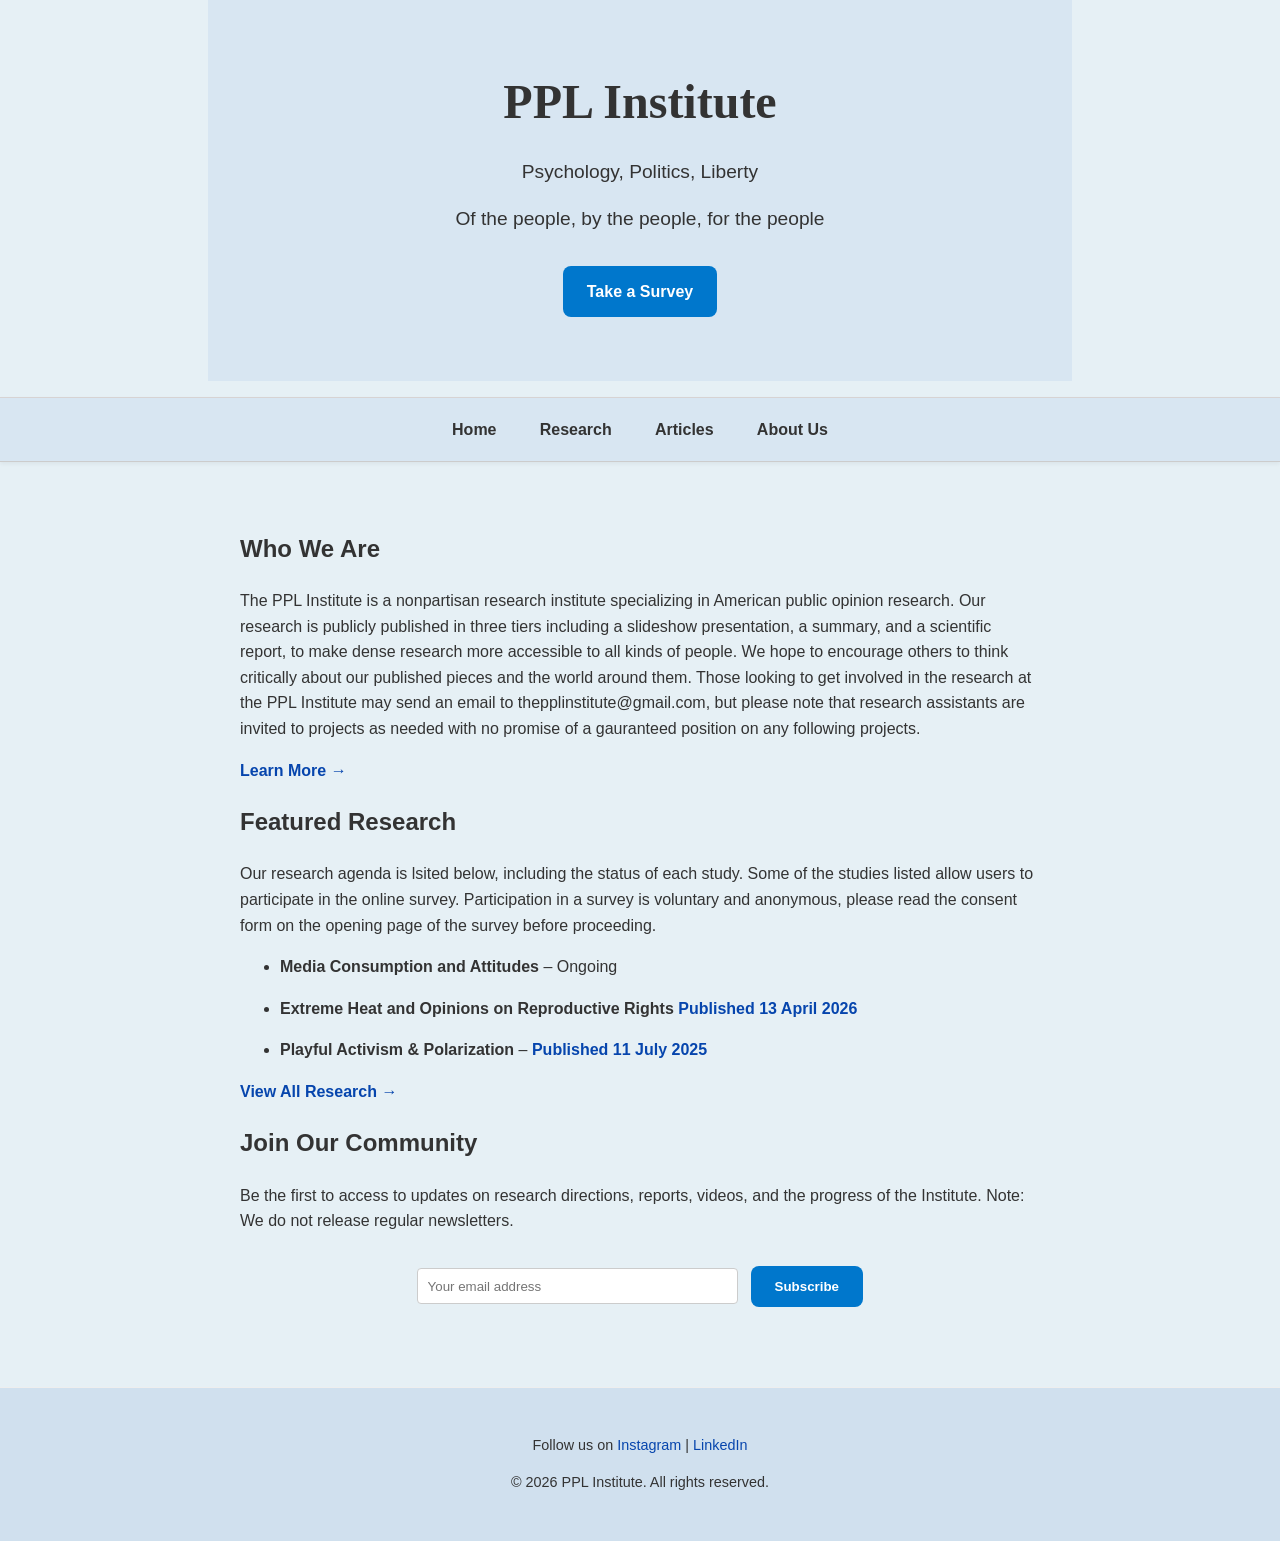
<file: index.html>
<!DOCTYPE html>
<html lang="en">
<head>
  <meta charset="UTF-8" />
  <meta name="viewport" content="width=device-width, initial-scale=1.0" />
  <title>PPL Institute | Psychology, Politics, Liberty</title>
  <link rel="stylesheet" href="webstyles2.css" />
  <style>
   body {
  font-family: 'Arial', sans-serif;
  margin: 0;
  padding: 0;
  color: #333;
  background: #e6f0f5;
  line-height: 1.6;
}
h1 {
  font-family: 'Georgia', serif;
}
    

    .hero {
      background: #d8e6f2;
      color: #333;
      padding: 4rem 2rem;
      text-align: center;
    }

    .hero h1 {
      font-size: 3rem;
    }

    .hero p {
      font-size: 1.2rem;
      max-width: 600px;
      margin: 1rem auto;
    }

    .cta-button {
      background: #0077cc;
      color: white;
      padding: 0.8rem 1.5rem;
      border-radius: 8px;
      font-weight: 600;
      text-decoration: none;
      transition: background 0.3s ease;
      display: inline-block;
      margin-top: 1rem;
    }

    .cta-button:hover {
      background: #005fa3;
    }

    nav {
      background: #d0e0ee;
      border-bottom: 1px solid #ddd;
      display: flex;
      justify-content: center;
      padding: 1rem;
      gap: 1rem;
      position: sticky;
      top: 0;
      z-index: 999;
      margin-top: 1rem;
    }

    nav a {
      text-decoration: none;
      color: #333;
      font-weight: 600;
    }

    section {
      padding: 3rem 1.5rem;
      max-width: 800px;
      margin: auto;
    }

    .text-link {
      color: #0645ad;
      text-decoration: none;
      font-weight: 600;
    }

    form input[type="email"] {
      padding: 0.6rem;
      width: 70%;
      max-width: 300px;
      margin-right: 0.5rem;
    }

    form button {
      padding: 0.6rem 1rem;
    }

    footer {
      background: #d0e0ee;
      text-align: center;
      padding: 2rem;
      font-size: 0.9rem;
      border-top: 1px solid #eee;
    }
  </style>
</head>

<body>

  <section class="hero">
    <h1>PPL Institute</h1>
    <p>Psychology, Politics, Liberty</p>
    <p>Of the people, by the people, for the people</p>
    <a href="Research.html" class="cta-button">Take a Survey</a>
  </section>

<!-- Desktop Menu -->
<nav class="desktop-menu">
  <a href="index.html">Home</a>
  <a href="Research.html">Research</a>
  <a href="Articles.html">Articles</a>
  <a href="About.html">About Us</a>
</nav>

<!-- Mobile Menu -->
<nav class="mobile-menu">
  <div class="menu-toggle" onclick="toggleMenu()">☰ Menu</div>
  <div class="menu-links show">
    <a href="index.html">Home</a>
    <a href="Research.html">Research</a>
    <a href="Articles.html">Articles</a>
    <a href="About.html">About Us</a>
  </div>
</nav>

  <section>

 
    <h2>Who We Are</h2>
    <p>
      The PPL Institute is a nonpartisan research institute specializing in American public opinion research.
      Our research is publicly published in three tiers including a slideshow presentation, a summary, and a scientific report, to make
      dense research more accessible to all kinds of people. We hope to encourage others to think critically about our published pieces and
      the world around them. Those looking to get involved in the research at the PPL Institute may send an email to thepplinstitute@gmail.com,
      but please note that research assistants are invited to projects as needed with no promise of a gauranteed position on any following
      projects. 
    </p>

    
    <a href="About.html" class="text-link">Learn More →</a>
 
    <h2>Featured Research</h2>
    <p>
      Our research agenda is lsited below, including the status of each study. Some of the studies listed allow users to participate 
      in the online survey. Participation in a survey is voluntary and anonymous, please read the consent form on the opening
      page of the survey before proceeding. 
    </p>
    <ul>
      <li><strong>Media Consumption and Attitudes</strong> – Ongoing </li>
      <li><strong>Extreme Heat and Opinions on Reproductive Rights</strong> 
      <a href="When-the-Temperature-Rises-How-Local-Heat-Exposure-Relates-to-Public-Opinions-on-Reproductive-Rights-in-the-United-States.html" class="text-link">Published 13 April 2026</a></li>
      <li><strong>Playful Activism & Polarization</strong> – 
        <a href="Who-Are-You-Talking-To-The-Discernment-of-AI-and-Human-Content-on-Social-Media.html" class="text-link">Published 11 July 2025</a></li>
    </ul>
    <a href="Research.html" class="text-link">View All Research →</a>


    <h2>Join Our Community</h2>
    <p>Be the first to access to updates on research directions, reports, videos, 
        and the progress of the Institute. Note: We do not release regular newsletters.</p>
        <form action="https://formsubmit.co/82b2121eb6c37a398403e6a94a3622e0" method="POST">
            <input type="email" name="email" placeholder="Your email address" required />
            <button class="cta-button" type="submit">Subscribe</button>
          </form>          
  </section>

  <footer>
    <p>Follow us on  
      <a href="https://instagram.com/pplinstitute" target="_blank">Instagram</a> | 
      <a href="https://www.linkedin.com/company/pplinstitute/" target="_blank">LinkedIn</a>
    </p>
    <p>&copy; 2026 PPL Institute. All rights reserved.</p>
  </footer>
<script>
  let lastScrollTop = 0;
  const menu = document.querySelector('.menu-links');
  const toggleBtn = document.querySelector('.menu-toggle');

  function toggleMenu() {
    menu.classList.toggle('show');
  }

  window.addEventListener('scroll', () => {
    let currentScroll = window.pageYOffset || document.documentElement.scrollTop;
    if (currentScroll > lastScrollTop && menu.classList.contains('show')) {
      // Scrolling down -> collapse menu
      menu.classList.remove('show');
    }
    lastScrollTop = currentScroll <= 0 ? 0 : currentScroll; // avoid negative scroll
  });
</script>
</body>
</html>
</file>
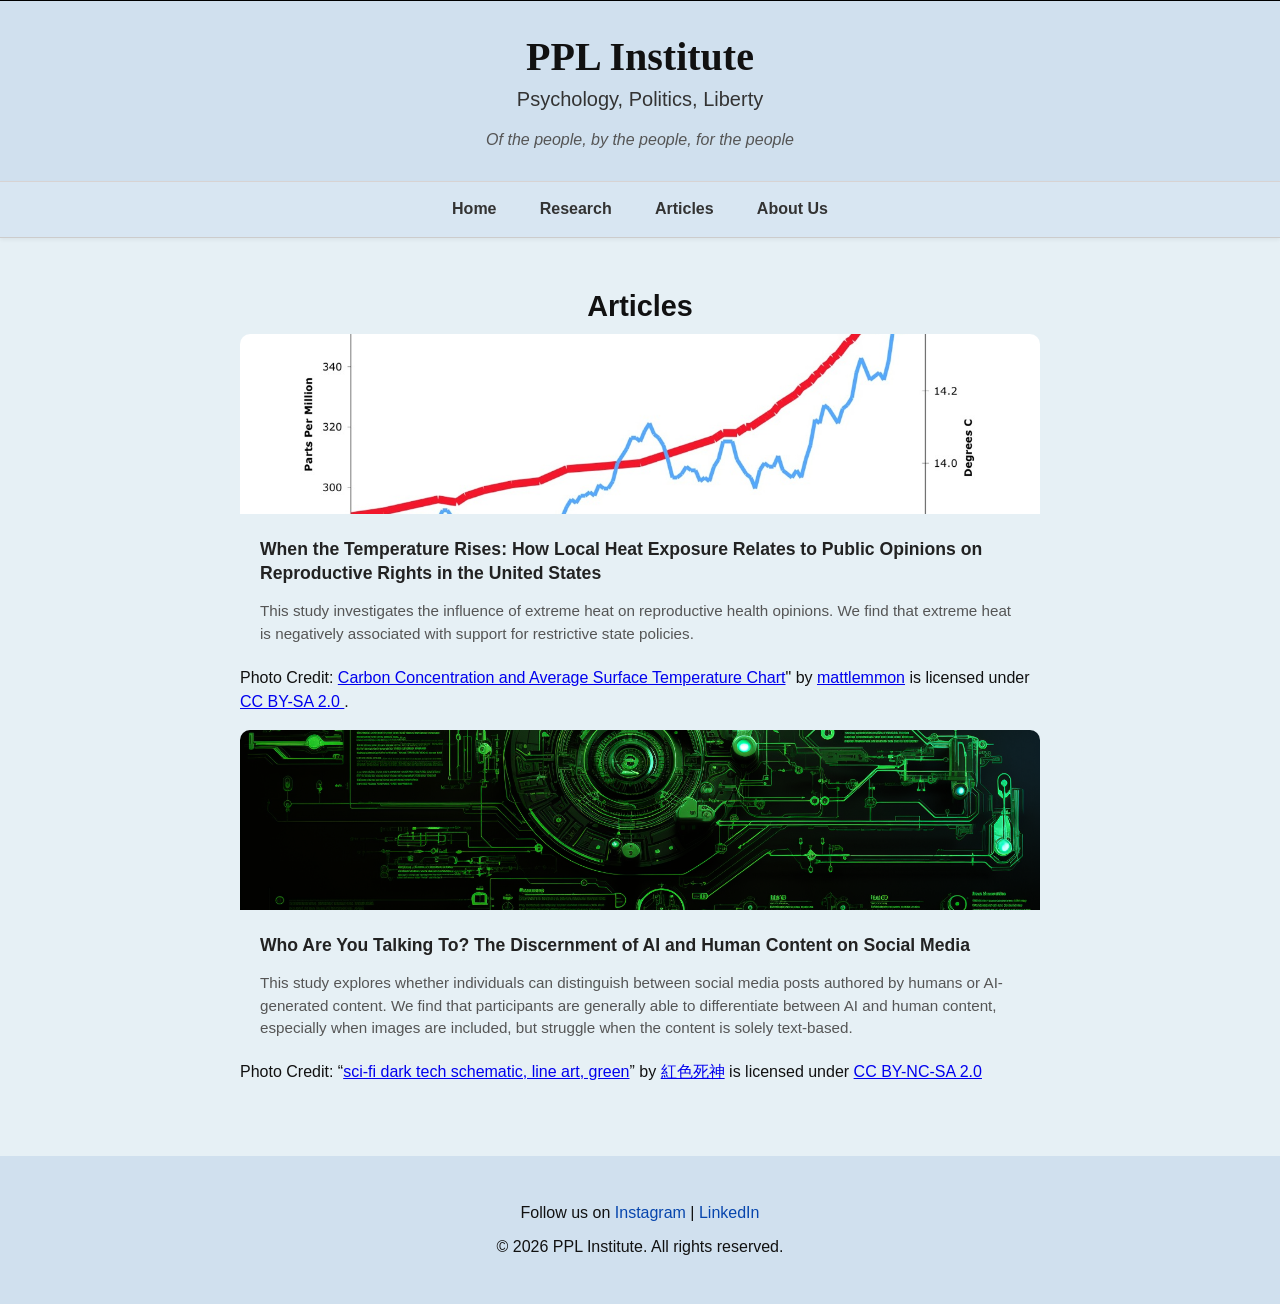
<file: Articles.html>
<!DOCTYPE html>
<html lang="en">
<head>
  <meta charset="UTF-8" />
  <meta name="viewport" content="width=device-width, initial-scale=1.0"/>
  <title>PPL Institute - Reports</title>
  <link rel="stylesheet" href="webstyles2.css" />
</head>
<body>
  <header>
    <h1>PPL Institute</h1>
    <p class="tagline">Psychology, Politics, Liberty</p>
    <p class="motto">Of the people, by the people, for the people</p>
  </header>

  <!-- Desktop Menu -->
<nav class="desktop-menu">
  <a href="index.html">Home</a>
  <a href="Research.html">Research</a>
  <a href="Articles.html">Articles</a>
  <a href="About.html">About Us</a>
</nav>

<!-- Mobile Menu -->
<nav class="mobile-menu">
  <div class="menu-toggle" onclick="toggleMenu()">☰ Menu</div>
  <div class="menu-links show">
    <a href="index.html">Home</a>
    <a href="Research.html">Research</a>
    <a href="Articles.html">Articles</a>
    <a href="About.html">About Us</a>
  </div>
</nav>



  <main>
    <h2 class="centered-heading">Articles</h2>

    <section class="report-grid">

    <!-- Report Article -->
     <div class="report-card-wrapper">
      <article class="report-article" 
         onclick="window.location='When-the-Temperature-Rises-How-Local-Heat-Exposure-Relates-to-Public-Opinions-on-Reproductive-Rights-in-the-United-States.html'" 
         tabindex="0" 
         role="link" 
         onkeydown="if(event.key==='Enter'){window.location='When-the-Temperature-Rises-How-Local-Heat-Exposure-Relates-to-Public-Opinions-on-Reproductive-Rights-in-the-United-States.html'}">
        <img src="heat1.jpg" alt="When the Temperature Rises" class="report-thumb" />
        <h3 class="report-title">When the Temperature Rises: How Local Heat Exposure Relates to Public Opinions on Reproductive Rights in the United States</h3>
        <p class="report-preview">
          This study investigates the influence of extreme heat on reproductive health opinions. 
          We find that extreme heat is negatively associated with support for restrictive state policies.
        </p>
        <p class="photo credit"> 
          Photo Credit: <a href="https://www.flickr.com/photos/49416631@N00/3202552999">Carbon Concentration and Average Surface Temperature Chart</a>" by <a rel="noopener noreferrer" href="https://www.flickr.com/photos/49416631@N00">mattlemmon</a> is licensed under <a rel="noopener noreferrer" href="https://creativecommons.org/licenses/by-sa/2.0/?ref=openverse">CC BY-SA 2.0 </a>.</p>
     </article>
      </div>
      
      <!-- Report Article -->
      <div class="report-card-wrapper">
      <article class="report-article" 
         onclick="window.location='Who-Are-You-Talking-To-The-Discernment-of-AI-and-Human-Content-on-Social-Media.html'" 
         tabindex="0" 
         role="link" 
         onkeydown="if(event.key==='Enter'){window.location='Who-Are-You-Talking-To-The-Discernment-of-AI-and-Human-Content-on-Social-Media.html'}">
        <img src="aivhumans3.png" alt="AI vs Human Posts" class="report-thumb" />
        <h3 class="report-title">Who Are You Talking To? The Discernment of AI and Human Content on Social Media</h3>
        <p class="report-preview">
          This study explores whether individuals can distinguish between social media posts authored by humans or AI-generated content. We find that participants are generally able to differentiate between AI and human content, especially when images are included, but struggle when the content is solely text-based.
        </p>
        <p class= "photo credit">
            Photo Credit: “<a href="https://www.flickr.com/photos/deathhell/53058666926" title="sci-fi dark tech schematic, line art, green">sci-fi dark tech schematic, line art, green</a>” by <a href="https://www.flickr.com/photos/deathhell/">紅色死神</a> is licensed under <a href="https://creativecommons.org/licenses/by-nc-sa/2.0/deed.en" rel="license noopener noreferrer">CC BY-NC-SA 2.0</a>
        </p>
     </article>


      <!-- Add more articles below -->

    


    </section>
  </main>

  <footer>
    <p>Follow us on 
      <a href="https://instagram.com/pplinstitute" target="_blank">Instagram</a> | 
      <a href="https://www.linkedin.com/company/pplinstitute/" target="_blank">LinkedIn</a>
    </p>
    <p>&copy; 2026 PPL Institute. All rights reserved.</p>
  </footer>
  <script>
  let lastScrollTop = 0;
  const menu = document.querySelector('.menu-links');
  const toggleBtn = document.querySelector('.menu-toggle');

  function toggleMenu() {
    menu.classList.toggle('show');
  }

  window.addEventListener('scroll', () => {
    let currentScroll = window.pageYOffset || document.documentElement.scrollTop;
    if (currentScroll > lastScrollTop && menu.classList.contains('show')) {
      // Scrolling down -> collapse menu
      menu.classList.remove('show');
    }
    lastScrollTop = currentScroll <= 0 ? 0 : currentScroll; // avoid negative scroll
  });
</script>
</body>
</html>
</file>
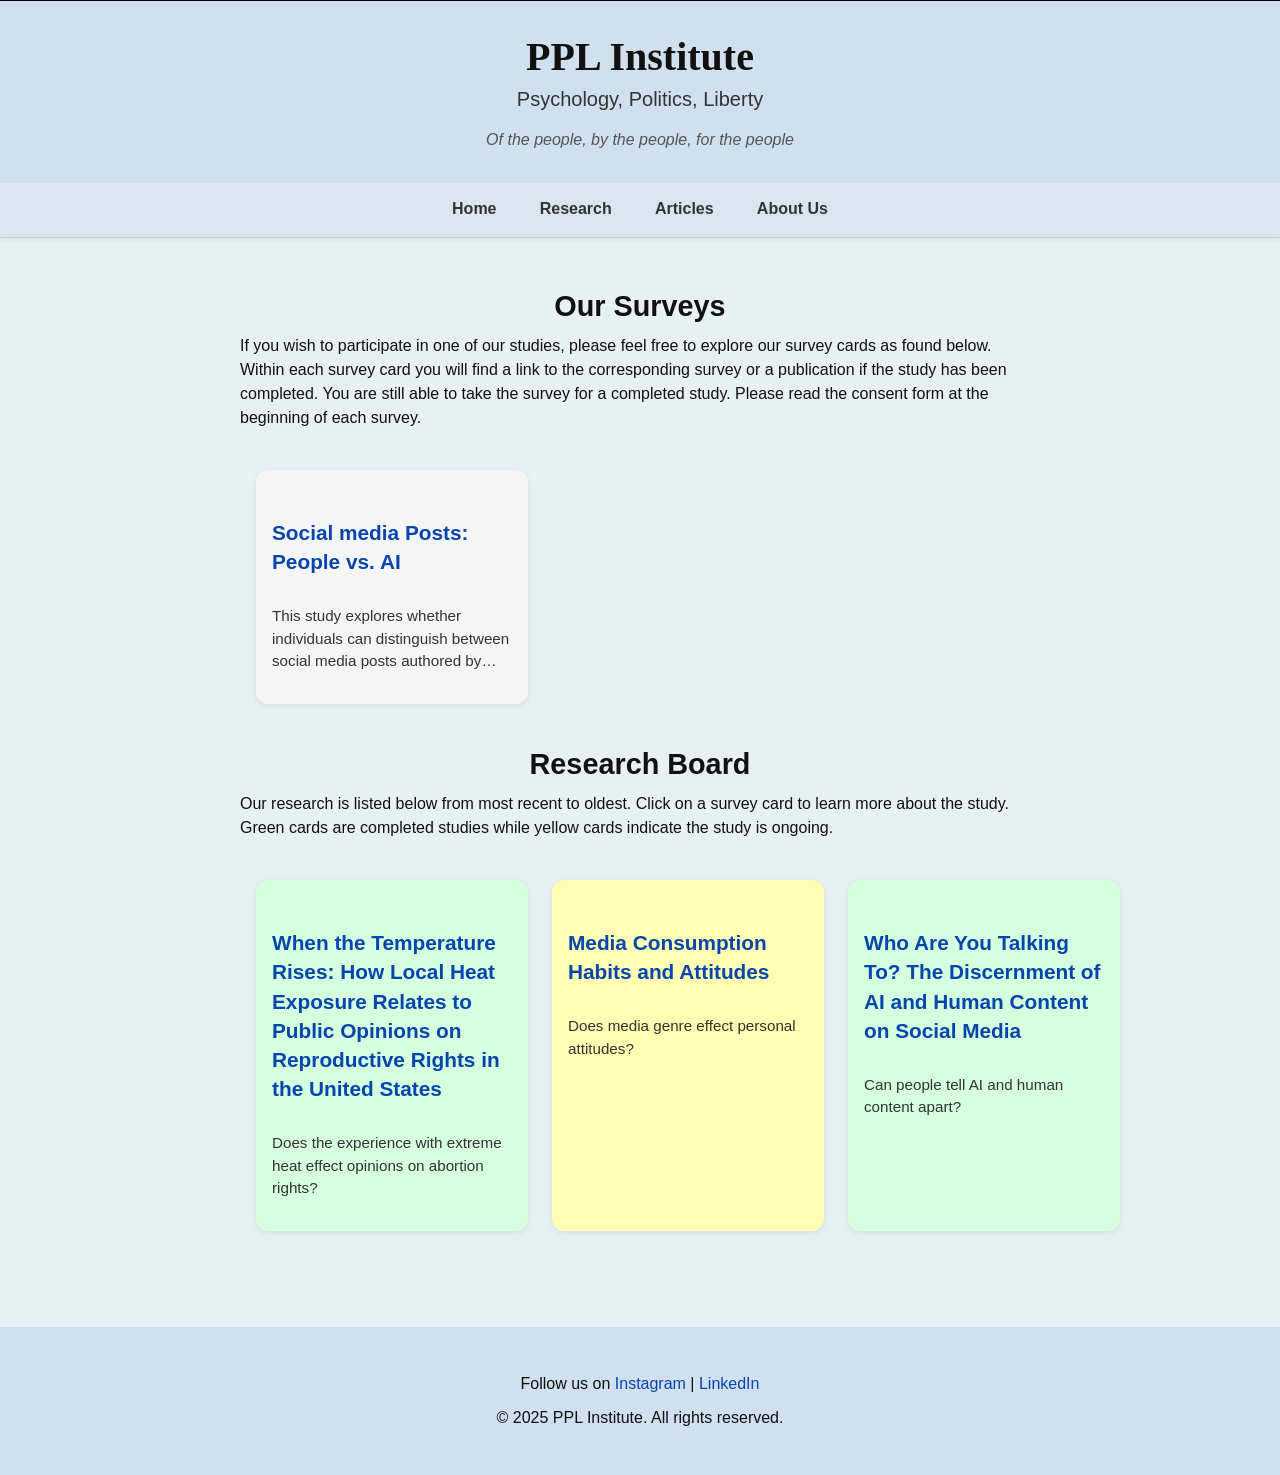
<file: Research.html>
<!DOCTYPE html>
<html lang="en">

<head>
  <meta charset="UTF-8" />
  <meta name="viewport" content="width=device-width, initial-scale=1.0" />
  <title>PPL Institute - Surveys</title>
  <link rel="stylesheet" href="webstyles2.css" />
</head>

<body>
  <header>
    <h1>PPL Institute</h1>
    <p class="tagline">Psychology, Politics, Liberty</p>
    <p class="motto">Of the people, by the people, for the people</p>
  </header>

<!-- Desktop Menu -->
<nav class="desktop-menu">
  <a href="index.html">Home</a>
  <a href="Research.html">Research</a>
  <a href="Articles.html">Articles</a>
  <a href="About.html">About Us</a>
</nav>

<!-- Mobile Menu -->
<nav class="mobile-menu">
  <div class="menu-toggle" onclick="toggleMenu()">☰ Menu</div>
  <div class="menu-links show">
    <a href="index.html">Home</a>
    <a href="Research.html">Research</a>
    <a href="Articles.html">Articles</a>
    <a href="About.html">About Us</a>
  </div>
</nav>




  <main>
    <h2 class="centered-heading">Our Surveys</h2>

    <section>
      <p>If you wish to participate in one of our studies, please feel free to explore our survey cards
        as found below. Within each survey card you will find a link to the corresponding survey or a publication if the 
        study has been completed. You are still able to take the survey for a completed study. Please read
        the consent form at the beginning of each survey.</p>
    </section>

     <section class="survey-section">


   
   
   <div class="survey-card" onclick="openModal('modal')">
        <h3>Social media Posts: People vs. AI</h3>
        <p class="card-snippet">
          This study explores whether individuals can distinguish between social media posts 
          authored by humans vs AI-generated content. Participants will view posts and judge 
          their origin. The percentages for each answer choice is presented after completion of 
          the survey, inlcuding the correct answers for each of the posts.
        </p>
      </div>

  <!-- Modal -->
  <div id="modal" class="modal">
    <div class="modal-content">
      <span class="close" onclick="closeModal('modal')">&times;</span>
      <h2>Social media Posts: People vs. AI</h2>
      <p>
       This study explores whether individuals can distinguish between social media posts 
          authored by humans vs AI-generated content. Participants will view posts and judge 
          their origin. The percentages for each answer choice is presented after completion of 
          the survey, inlcuding the correct answers for each of the posts. 
        </p>
        <p><strong>Estimated time:</strong> Under 10 minutes</p>
        <a class="modal-button" href="https://forms.gle/UBBivrKfMHMUUF9V8" target="_blank">Take the Survey</a>
        <a class="modal-button" href="Who-Are-You-Talking-To-The-Discernment-of-AI-and-Human-Content-on-Social-Media.html" style="background-color:#444; margin-left: 0.5rem;">Read Report</a>
        </div>
  </div>
  </section>



    

    <h2 class="centered-heading">Research Board</h2>
    <section>
      <p>
        Our research is listed below from most recent to oldest. Click on a survey card to learn more about the study. 
        Green cards are completed studies while yellow cards indicate the study is ongoing.
      </p>
    </section>


    <!-- Suevey Section-->

<section class="survey-section">

  <!-- Survey Card -->
    <div class="survey-card-2" onclick="openModal('modal-5')">
      <h3>When the Temperature Rises: How Local Heat Exposure Relates to Public Opinions on Reproductive Rights in the United States</h3>
      <p class="card-snippet-2">Does the experience with extreme heat effect opinions on abortion rights?</p>
    </div>
  
    <!-- Modal -->
    <div id="modal-5" class="modal-2">
      <div class="modal-content-2">
        <span class="close" onclick="closeModal('modal-5')">&times;</span>
        <h2>When the Temperature Rises: How Local Heat Exposure Relates to Public Opinions on Reproductive Rights in the United States</h2>
        <p>
          This study explores whether extreme heat, and extreme heat from climate change, influences opinion on reprodutive rights, specifically abortion. We use public data from Harvard University for this study.  
        </p>
        <a class="modal-button" href="When-the-Temperature-Rises-How-Local-Heat-Exposure-Relates-to-Public-Opinions-on-Reproductive-Rights-in-the-United-States.html" style="background-color:#444; margin-left: 0.5rem;">Read Report</a>
      </div>
    </div>
    
   <!-- Survey Card -->
      <div class="survey-card-3" onclick="openModal('modal-3')">
        <h3>Media Consumption Habits and Attitudes</h3>
        <p class="card-snippet-3">Does media genre effect personal attitudes?
        </p>
      </div>

  <!-- Modal -->
  <div id="modal-3" class="modal-3">
    <div class="modal-content-3">
      <span class="close" onclick="closeModal('modal-3')">&times;</span>
      <h2>Media Consumption Habits and Attitudes</h2>
      <p>
        How does the media we consume affect our psychological well-being? This study examines the relationship between 
        media consumption habits and attitudes. Participants will answer questions 
        about their media habits and complete a psychological wellbeing assessment. 
      </p>
      <p><strong>Expected:</strong> Paused</p>
    </div>
  </div>



    <!-- Survey Card -->
    <div class="survey-card-2" onclick="openModal('modal-4')">
      <h3>Who Are You Talking To? The Discernment of AI and Human Content on Social Media</h3>
      <p class="card-snippet-2">Can people tell AI and human content apart?</p>
    </div>
  
    <!-- Modal -->
    <div id="modal-4" class="modal-2">
      <div class="modal-content-2">
        <span class="close" onclick="closeModal('modal-4')">&times;</span>
        <h2>Who Are You Talking To? The Discernment of AI and Human Content on Social Media</h2>
        <p>
          This study explores whether individuals can distinguish between social media posts 
          authored by humans vs AI-generated content. We find that participants can generally differentiate between AI and human content when images are included, but struggle when the content is soley tect based.
        </p>
        <p><strong>Estimated time:</strong> Under 10 minutes</p>
        <a class="modal-button" href="https://forms.gle/UBBivrKfMHMUUF9V8" target="_blank">Take the Survey</a>
        <a class="modal-button" href="Who-Are-You-Talking-To-The-Discernment-of-AI-and-Human-Content-on-Social-Media.html" style="background-color:#444; margin-left: 0.5rem;">Read Report</a>
      </div>
    </div>
    </section>
  </main>

  
  <footer>
    <p>Follow us on  
      <a href="https://instagram.com/pplinstitute" target="_blank">Instagram</a> | 
      <a href="https://www.linkedin.com/company/pplinstitute/" target="_blank">LinkedIn</a>
    </p>
    <p>&copy; 2025 PPL Institute. All rights reserved.</p>
  </footer>

<script>
  let lastScrollTop = 0;
  const menu = document.querySelector('.menu-links');
  const toggleBtn = document.querySelector('.menu-toggle');

  function toggleMenu() {
    menu.classList.toggle('show');
  }

  window.addEventListener('scroll', () => {
    let currentScroll = window.pageYOffset || document.documentElement.scrollTop;
    if (currentScroll > lastScrollTop && menu.classList.contains('show')) {
      // Scrolling down -> collapse menu
      menu.classList.remove('show');
    }
    lastScrollTop = currentScroll <= 0 ? 0 : currentScroll; // avoid negative scroll
  });
</script>


<script>
    function openModal(id) {
      document.getElementById(id).style.display = "flex";
    }
  
    function closeModal(id) {
      document.getElementById(id).style.display = "none";
    }
  
    // Optional: Close modal when clicking outside of content
    window.addEventListener("click", function (event) {
      document.querySelectorAll(".modal").forEach(function (modal) {
        if (event.target === modal) {
          modal.style.display = "none";
        }
      });
    });
  </script>
  
  
</body>

</html>
</file>
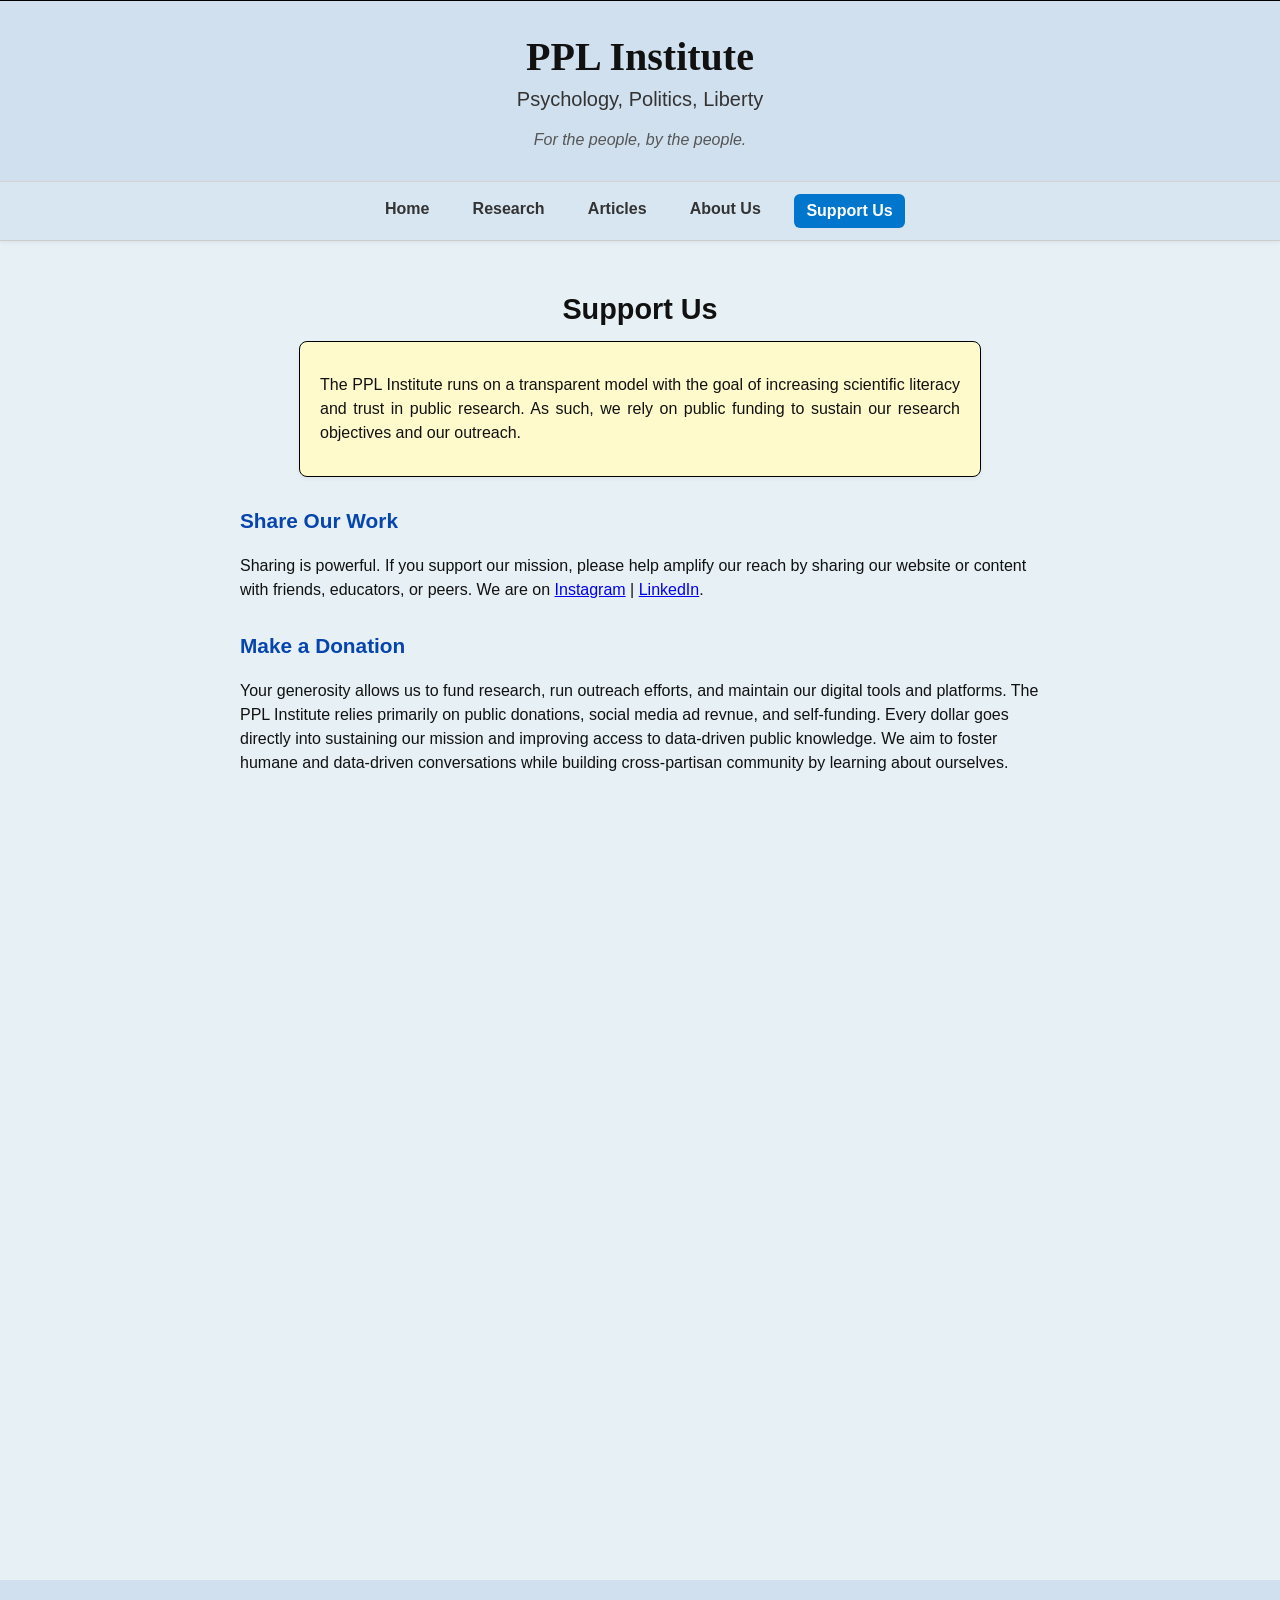
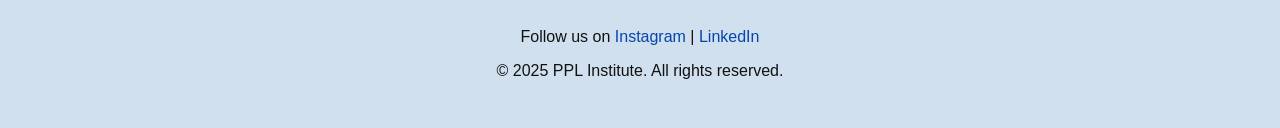
<file: support.html>
<!DOCTYPE html>
<html lang="en">

<head>
  <meta charset="UTF-8" />
  <meta name="viewport" content="width=device-width, initial-scale=1.0" />
  <title>PPL Institute - Support Us</title>
  <link rel="stylesheet" href="webstyles2.css" />
</head>

<body>
    <header>
      <h1>PPL Institute</h1>
      <p class="tagline">Psychology, Politics, Liberty</p>
      <p class="motto">For the people, by the people.</p>
    </header>

<!-- Desktop Menu -->
<nav class="desktop-menu">
  <a href="index.html">Home</a>
  <a href="Research.html">Research</a>
  <a href="Articles.html">Articles</a>
  <a href="About.html">About Us</a>
  <a href="support.html" class="support-link">Support Us</a>
</nav>

<!-- Mobile Menu -->
<nav class="mobile-menu">
  <div class="menu-toggle" onclick="toggleMenu()">☰ Menu</div>
  <div class="menu-links show">
    <a href="index.html">Home</a>
    <a href="Research.html">Research</a>
    <a href="Articles.html">Articles</a>
    <a href="About.html">About Us</a>
    <a href="support.html" class="support-link">Support Us</a>
  </div>
</nav>
  <main>
    <section>
      <h2 class="centered-heading">Support Us</h2>

      <div class="notice-box">
        <p>
          The PPL Institute runs on a transparent model with the goal of increasing 
          scientific literacy and trust in public research. As such, we rely on public funding to sustain
          our research objectives and our outreach.
        </p>
      </div>

      <h3>Share Our Work</h3>
      <p>
        Sharing is powerful. If you support our mission, please help amplify our reach by sharing our 
        website or content with friends, educators, or peers. We are on 
        <a href="https://instagram.com/pplinstitute" target="_blank">Instagram</a> | 
        <a href="https://www.linkedin.com/company/pplinstitute/" target="_blank">LinkedIn</a>.
      </p>

      <h3>Make a Donation</h3>
      <p>
        Your generosity allows us to fund research, run outreach efforts, and maintain our digital tools and platforms. The PPL Institute 
        relies primarily on public donations, social media ad revnue, and self-funding.
        Every dollar goes directly into sustaining our mission and improving access to data-driven public knowledge.
         We aim to foster humane and data-driven conversations while building cross-partisan community by learning about ourselves.
      </p>

      <div class="iframe-container">
        <iframe src="https://donorbox.org/embed/ppl-institute-donation" height="685px" width="100%"
          style="max-width: 500px; min-width: 310px; margin: auto; display: block;" frameborder="0" scrolling="no"
          seamless="seamless" name="donorbox" allowpaymentrequest>
        </iframe>
      </div>
    </section>
  </main>

  
  <footer>
    <p>Follow us on 
      <a href="https://instagram.com/pplinstitute" target="_blank">Instagram</a> | 
      <a href="https://www.linkedin.com/company/pplinstitute/" target="_blank">LinkedIn</a>
    </p>
    <p>&copy; 2025 PPL Institute. All rights reserved.</p>
  </footer>
  <script>
  let lastScrollTop = 0;
  const menu = document.querySelector('.menu-links');
  const toggleBtn = document.querySelector('.menu-toggle');

  function toggleMenu() {
    menu.classList.toggle('show');
  }

  window.addEventListener('scroll', () => {
    let currentScroll = window.pageYOffset || document.documentElement.scrollTop;
    if (currentScroll > lastScrollTop && menu.classList.contains('show')) {
      // Scrolling down -> collapse menu
      menu.classList.remove('show');
    }
    lastScrollTop = currentScroll <= 0 ? 0 : currentScroll; // avoid negative scroll
  });
</script>
</body>

</html>
</file>
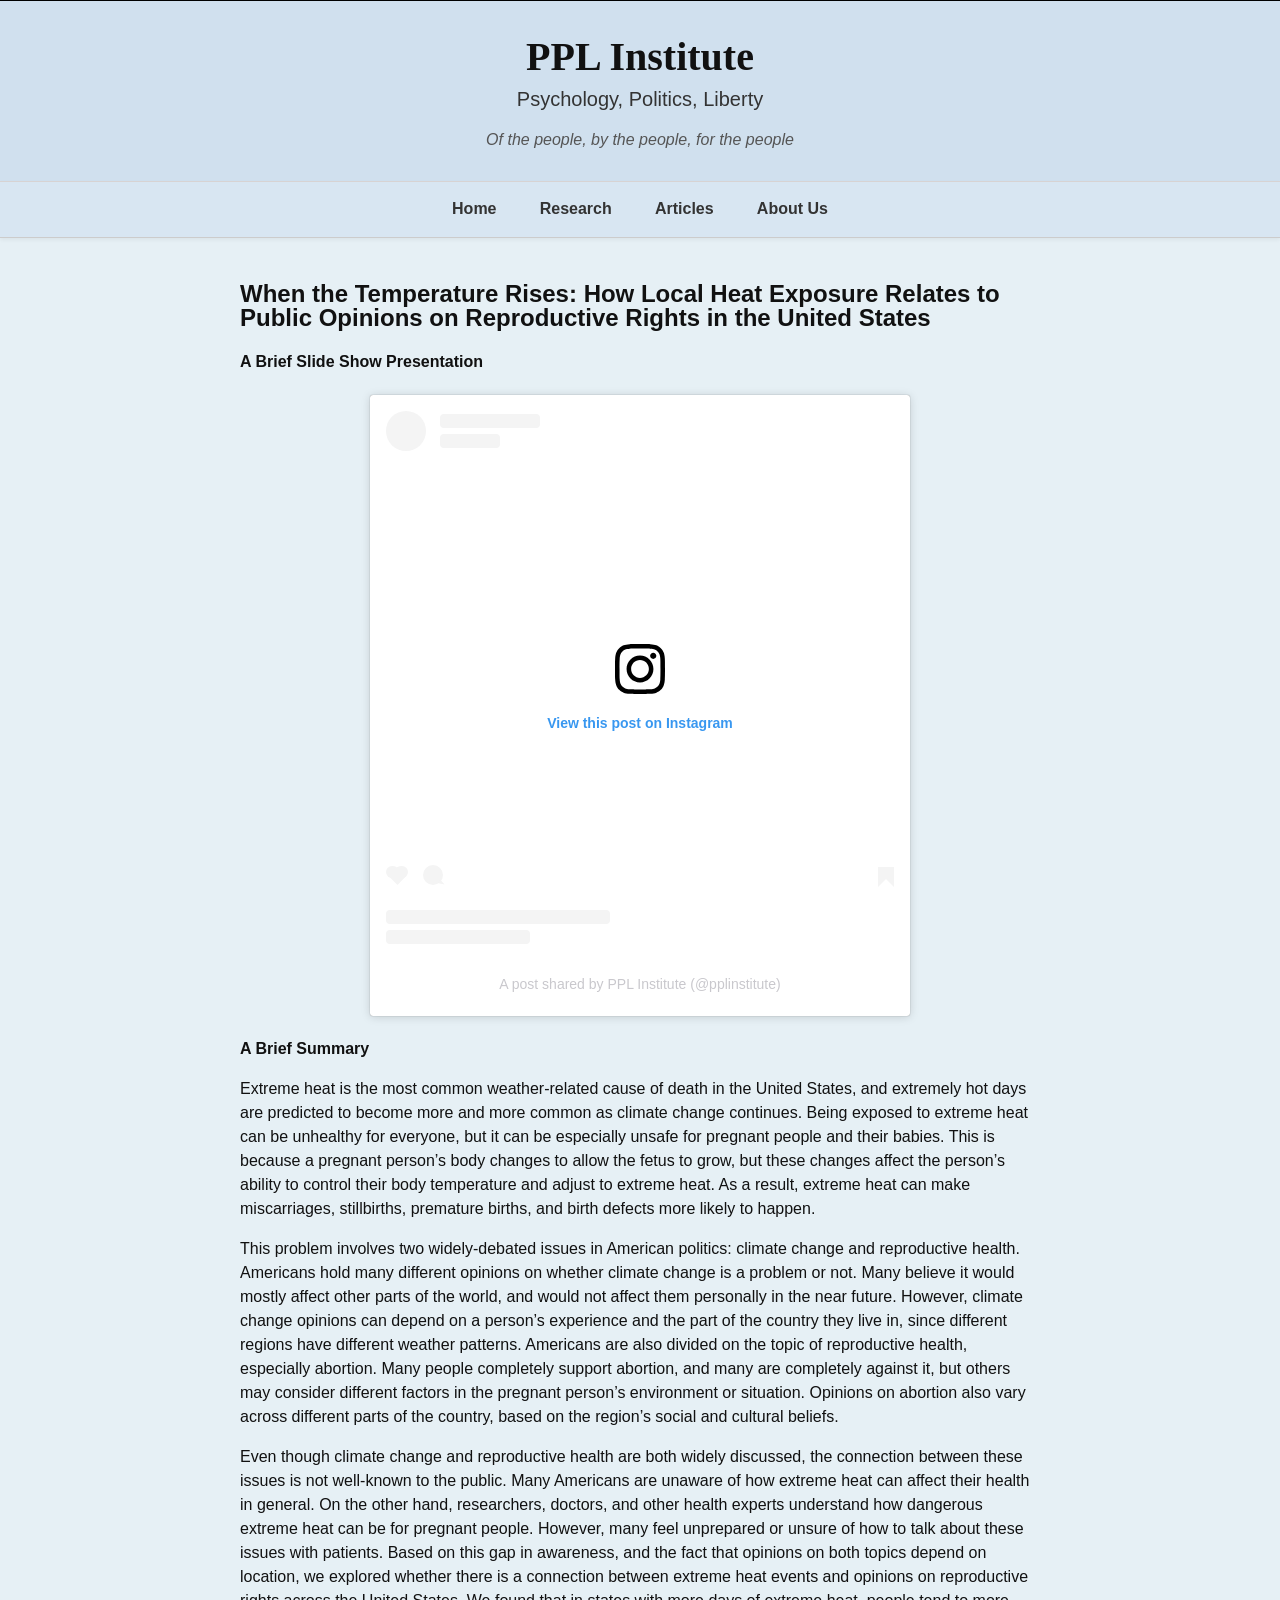
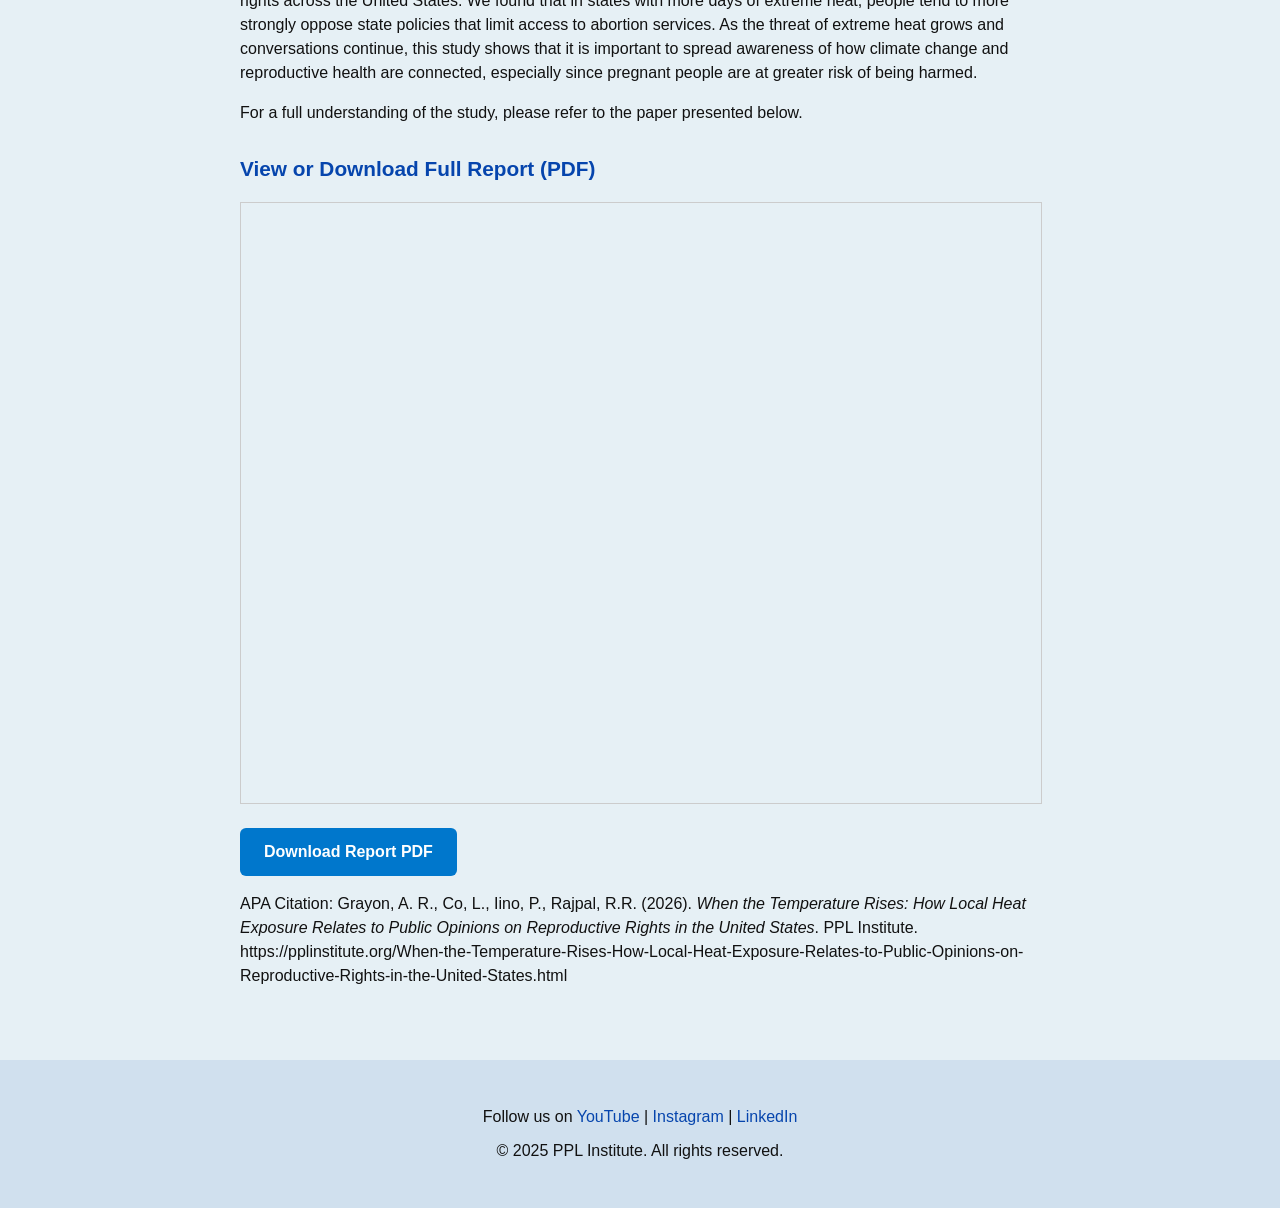
<file: When-the-Temperature-Rises-How-Local-Heat-Exposure-Relates-to-Public-Opinions-on-Reproductive-Rights-in-the-United-States.html>
<!DOCTYPE html>
<html lang="en">
<head>
  <meta charset="UTF-8" />
  <meta name="viewport" content="width=device-width, initial-scale=1.0"/>
  <title>Extreme Heat and Maternal Health Outcomes - Report</title>
  <link rel="stylesheet" href="webstyles2.css" />
</head>
<body>
  <header>
    <h1>PPL Institute</h1>
    <p class="tagline">Psychology, Politics, Liberty</p>
    <p class="motto">Of the people, by the people, for the people</p>
  </header>

<!-- Desktop Menu -->
<nav class="desktop-menu">
  <a href="index.html">Home</a>
  <a href="Research.html">Research</a>
  <a href="Articles.html">Articles</a>
  <a href="About.html">About Us</a>
</nav>

<!-- Mobile Menu -->
<nav class="mobile-menu">
  <div class="menu-toggle" onclick="toggleMenu()">☰ Menu</div>
  <div class="menu-links show">
    <a href="index.html">Home</a>
    <a href="Research.html">Research</a>
    <a href="Articles.html">Articles</a>
    <a href="About.html">About Us</a>
  </div>
</nav>


  <main>
    <h2 class="margin-left">When the Temperature Rises: How Local Heat Exposure Relates to Public Opinions on Reproductive Rights in the United States</h2>
    <p><b>A Brief Slide Show Presentation</b></p>
    <div class="center-instagram">
    <blockquote class="instagram-media" data-instgrm-permalink="https://www.instagram.com/p/DXpQ_cLmnEW/?utm_source=ig_web_copy_link&igsh=MzRlODBiNWFlZA==" data-instgrm-version="14" style=" background:#FFF; border:0; border-radius:3px; box-shadow:0 0 1px 0 rgba(0,0,0,0.5),0 1px 10px 0 rgba(0,0,0,0.15); margin: 1px; max-width:540px; min-width:326px; padding:0; width:99.375%; width:-webkit-calc(100% - 2px); width:calc(100% - 2px);"><div style="padding:16px;"> <a href="https://www.instagram.com/p/DNBcB8OO1hF/?utm_source=ig_embed&amp;utm_campaign=loading" style=" background:#FFFFFF; line-height:0; padding:0 0; text-align:center; text-decoration:none; width:100%;" target="_blank"> <div style=" display: flex; flex-direction: row; align-items: center;"> <div style="background-color: #F4F4F4; border-radius: 50%; flex-grow: 0; height: 40px; margin-right: 14px; width: 40px;"></div> <div style="display: flex; flex-direction: column; flex-grow: 1; justify-content: center;"> <div style=" background-color: #F4F4F4; border-radius: 4px; flex-grow: 0; height: 14px; margin-bottom: 6px; width: 100px;"></div> <div style=" background-color: #F4F4F4; border-radius: 4px; flex-grow: 0; height: 14px; width: 60px;"></div></div></div><div style="padding: 19% 0;"></div> <div style="display:block; height:50px; margin:0 auto 12px; width:50px;"><svg width="50px" height="50px" viewBox="0 0 60 60" version="1.1" xmlns="https://www.w3.org/2000/svg" xmlns:xlink="https://www.w3.org/1999/xlink"><g stroke="none" stroke-width="1" fill="none" fill-rule="evenodd"><g transform="translate(-511.000000, -20.000000)" fill="#000000"><g><path d="M556.869,30.41 C554.814,30.41 553.148,32.076 553.148,34.131 C553.148,36.186 554.814,37.852 556.869,37.852 C558.924,37.852 560.59,36.186 560.59,34.131 C560.59,32.076 558.924,30.41 556.869,30.41 M541,60.657 C535.114,60.657 530.342,55.887 530.342,50 C530.342,44.114 535.114,39.342 541,39.342 C546.887,39.342 551.658,44.114 551.658,50 C551.658,55.887 546.887,60.657 541,60.657 M541,33.886 C532.1,33.886 524.886,41.1 524.886,50 C524.886,58.899 532.1,66.113 541,66.113 C549.9,66.113 557.115,58.899 557.115,50 C557.115,41.1 549.9,33.886 541,33.886 M565.378,62.101 C565.244,65.022 564.756,66.606 564.346,67.663 C563.803,69.06 563.154,70.057 562.106,71.106 C561.058,72.155 560.06,72.803 558.662,73.347 C557.607,73.757 556.021,74.244 553.102,74.378 C549.944,74.521 548.997,74.552 541,74.552 C533.003,74.552 532.056,74.521 528.898,74.378 C525.979,74.244 524.393,73.757 523.338,73.347 C521.94,72.803 520.942,72.155 519.894,71.106 C518.846,70.057 518.197,69.06 517.654,67.663 C517.244,66.606 516.755,65.022 516.623,62.101 C516.479,58.943 516.448,57.996 516.448,50 C516.448,42.003 516.479,41.056 516.623,37.899 C516.755,34.978 517.244,33.391 517.654,32.338 C518.197,30.938 518.846,29.942 519.894,28.894 C520.942,27.846 521.94,27.196 523.338,26.654 C524.393,26.244 525.979,25.756 528.898,25.623 C532.057,25.479 533.004,25.448 541,25.448 C548.997,25.448 549.943,25.479 553.102,25.623 C556.021,25.756 557.607,26.244 558.662,26.654 C560.06,27.196 561.058,27.846 562.106,28.894 C563.154,29.942 563.803,30.938 564.346,32.338 C564.756,33.391 565.244,34.978 565.378,37.899 C565.522,41.056 565.552,42.003 565.552,50 C565.552,57.996 565.522,58.943 565.378,62.101 M570.82,37.631 C570.674,34.438 570.167,32.258 569.425,30.349 C568.659,28.377 567.633,26.702 565.965,25.035 C564.297,23.368 562.623,22.342 560.652,21.575 C558.743,20.834 556.562,20.326 553.369,20.18 C550.169,20.033 549.148,20 541,20 C532.853,20 531.831,20.033 528.631,20.18 C525.438,20.326 523.257,20.834 521.349,21.575 C519.376,22.342 517.703,23.368 516.035,25.035 C514.368,26.702 513.342,28.377 512.574,30.349 C511.834,32.258 511.326,34.438 511.181,37.631 C511.035,40.831 511,41.851 511,50 C511,58.147 511.035,59.17 511.181,62.369 C511.326,65.562 511.834,67.743 512.574,69.651 C513.342,71.625 514.368,73.296 516.035,74.965 C517.703,76.634 519.376,77.658 521.349,78.425 C523.257,79.167 525.438,79.673 528.631,79.82 C531.831,79.965 532.853,80.001 541,80.001 C549.148,80.001 550.169,79.965 553.369,79.82 C556.562,79.673 558.743,79.167 560.652,78.425 C562.623,77.658 564.297,76.634 565.965,74.965 C567.633,73.296 568.659,71.625 569.425,69.651 C570.167,67.743 570.674,65.562 570.82,62.369 C570.966,59.17 571,58.147 571,50 C571,41.851 570.966,40.831 570.82,37.631"></path></g></g></g></svg></div><div style="padding-top: 8px;"> <div style=" color:#3897f0; font-family:Arial,sans-serif; font-size:14px; font-style:normal; font-weight:550; line-height:18px;">View this post on Instagram</div></div><div style="padding: 12.5% 0;"></div> <div style="display: flex; flex-direction: row; margin-bottom: 14px; align-items: center;"><div> <div style="background-color: #F4F4F4; border-radius: 50%; height: 12.5px; width: 12.5px; transform: translateX(0px) translateY(7px);"></div> <div style="background-color: #F4F4F4; height: 12.5px; transform: rotate(-45deg) translateX(3px) translateY(1px); width: 12.5px; flex-grow: 0; margin-right: 14px; margin-left: 2px;"></div> <div style="background-color: #F4F4F4; border-radius: 50%; height: 12.5px; width: 12.5px; transform: translateX(9px) translateY(-18px);"></div></div><div style="margin-left: 8px;"> <div style=" background-color: #F4F4F4; border-radius: 50%; flex-grow: 0; height: 20px; width: 20px;"></div> <div style=" width: 0; height: 0; border-top: 2px solid transparent; border-left: 6px solid #f4f4f4; border-bottom: 2px solid transparent; transform: translateX(16px) translateY(-4px) rotate(30deg)"></div></div><div style="margin-left: auto;"> <div style=" width: 0px; border-top: 8px solid #F4F4F4; border-right: 8px solid transparent; transform: translateY(16px);"></div> <div style=" background-color: #F4F4F4; flex-grow: 0; height: 12px; width: 16px; transform: translateY(-4px);"></div> <div style=" width: 0; height: 0; border-top: 8px solid #F4F4F4; border-left: 8px solid transparent; transform: translateY(-4px) translateX(8px);"></div></div></div> <div style="display: flex; flex-direction: column; flex-grow: 1; justify-content: center; margin-bottom: 24px;"> <div style=" background-color: #F4F4F4; border-radius: 4px; flex-grow: 0; height: 14px; margin-bottom: 6px; width: 224px;"></div> <div style=" background-color: #F4F4F4; border-radius: 4px; flex-grow: 0; height: 14px; width: 144px;"></div></div></a><p style=" color:#c9c8cd; font-family:Arial,sans-serif; font-size:14px; line-height:17px; margin-bottom:0; margin-top:8px; overflow:hidden; padding:8px 0 7px; text-align:center; text-overflow:ellipsis; white-space:nowrap;"><a href="https://www.instagram.com/p/DNBcB8OO1hF/?utm_source=ig_embed&amp;utm_campaign=loading" style=" color:#c9c8cd; font-family:Arial,sans-serif; font-size:14px; font-style:normal; font-weight:normal; line-height:17px; text-decoration:none;" target="_blank">A post shared by PPL Institute (@pplinstitute)</a></p></div></blockquote>
    </div>
    <script async src="https://www.instagram.com/embed.js"></script>

     <p> <b> A Brief Summary</b></p>
      <p>
       Extreme heat is the most common weather-related cause of death in the United States, and extremely hot days are predicted to become more and more common as climate change continues. Being exposed to extreme heat can be unhealthy for everyone, but it can be especially unsafe for pregnant people and their babies. This is because a pregnant person’s body changes to allow the fetus to grow, but these changes affect the person’s ability to control their body temperature and adjust to extreme heat. As a result, extreme heat can make miscarriages, stillbirths, premature births, and birth defects more likely to happen. 
      </p>
      <p>
        This problem involves two widely-debated issues in American politics: climate change and reproductive health. Americans hold many different opinions on whether climate change is a problem or not. Many believe it would mostly affect other parts of the world, and would not affect them personally in the near future. However, climate change opinions can depend on a person’s experience and the part of the country they live in, since different regions have different weather patterns. Americans are also divided on the topic of reproductive health, especially abortion. Many people completely support abortion, and many are completely against it, but others may consider different factors in the pregnant person’s environment or situation. Opinions on abortion also vary across different parts of the country, based on the region’s social and cultural beliefs. 
      </p>
      <p>
        Even though climate change and reproductive health are both widely discussed, the connection between these issues is not well-known to the public. Many Americans are unaware of how extreme heat can affect their health in general. On the other hand, researchers, doctors, and other health experts understand how dangerous extreme heat can be for pregnant people. However, many feel unprepared or unsure of how to talk about these issues with patients. Based on this gap in awareness, and the fact that opinions on both topics depend on location, we explored whether there is a connection between extreme heat events and opinions on reproductive rights across the United States. We found that in states with more days of extreme heat, people tend to more strongly oppose state policies that limit access to abortion services. As the threat of extreme heat grows and conversations continue, this study shows that it is important to spread awareness of how climate change and reproductive health are connected, especially since pregnant people are at greater risk of being harmed.
      </p>
      <p>
        For a full understanding of the study, please refer to the paper presented below.
      </p>
    
      <h3>View or Download Full Report (PDF)</h3>
     <div class="pdf-container">
        <iframe
          src="https://mozilla.github.io/pdf.js/web/viewer.html?file=https://raw.githubusercontent.com/ppl-institute/PPL-Institute/main/Grayon_et_al._2026.pdf"
          title="When the Temperature Rises: How Local Heat Exposure Relates to Public Opinions on Reproductive Rights in the United States"
          ></iframe>
      </div>


    
      <a class="modal-button" href="Grayon_et_al._2026.pdf" download>Download Report PDF</a>

    <p>
     APA Citation: Grayon, A. R., Co, L., Iino, P., Rajpal, R.R. (2026). 
      <em> When the Temperature Rises: How Local Heat Exposure Relates to Public Opinions on Reproductive Rights in the United States</em>. 
     PPL Institute. 
      https://pplinstitute.org/When-the-Temperature-Rises-How-Local-Heat-Exposure-Relates-to-Public-Opinions-on-Reproductive-Rights-in-the-United-States.html

    </p>
    </section>
  </main>

  <footer>
    <p>Follow us on 
      <a href="https://www.youtube.com/channel/UCExbwzA_mrrm1zn2HXvV3ww" target="_blank">YouTube</a> | 
      <a href="https://instagram.com/pplinstitute" target="_blank">Instagram</a> | 
      <a href="https://www.linkedin.com/company/pplinstitute/" target="_blank">LinkedIn</a>
    </p>
    <p>&copy; 2025 PPL Institute. All rights reserved.</p>
  </footer>

    <script>
  let lastScrollTop = 0;
  const menu = document.querySelector('.menu-links');
  const toggleBtn = document.querySelector('.menu-toggle');

  function toggleMenu() {
    menu.classList.toggle('show');
  }

  window.addEventListener('scroll', () => {
    let currentScroll = window.pageYOffset || document.documentElement.scrollTop;
    if (currentScroll > lastScrollTop && menu.classList.contains('show')) {
      // Scrolling down -> collapse menu
      menu.classList.remove('show');
    }
    lastScrollTop = currentScroll <= 0 ? 0 : currentScroll; // avoid negative scroll
  });
</script>
</body>
</html>

</body>
</html>
</file>
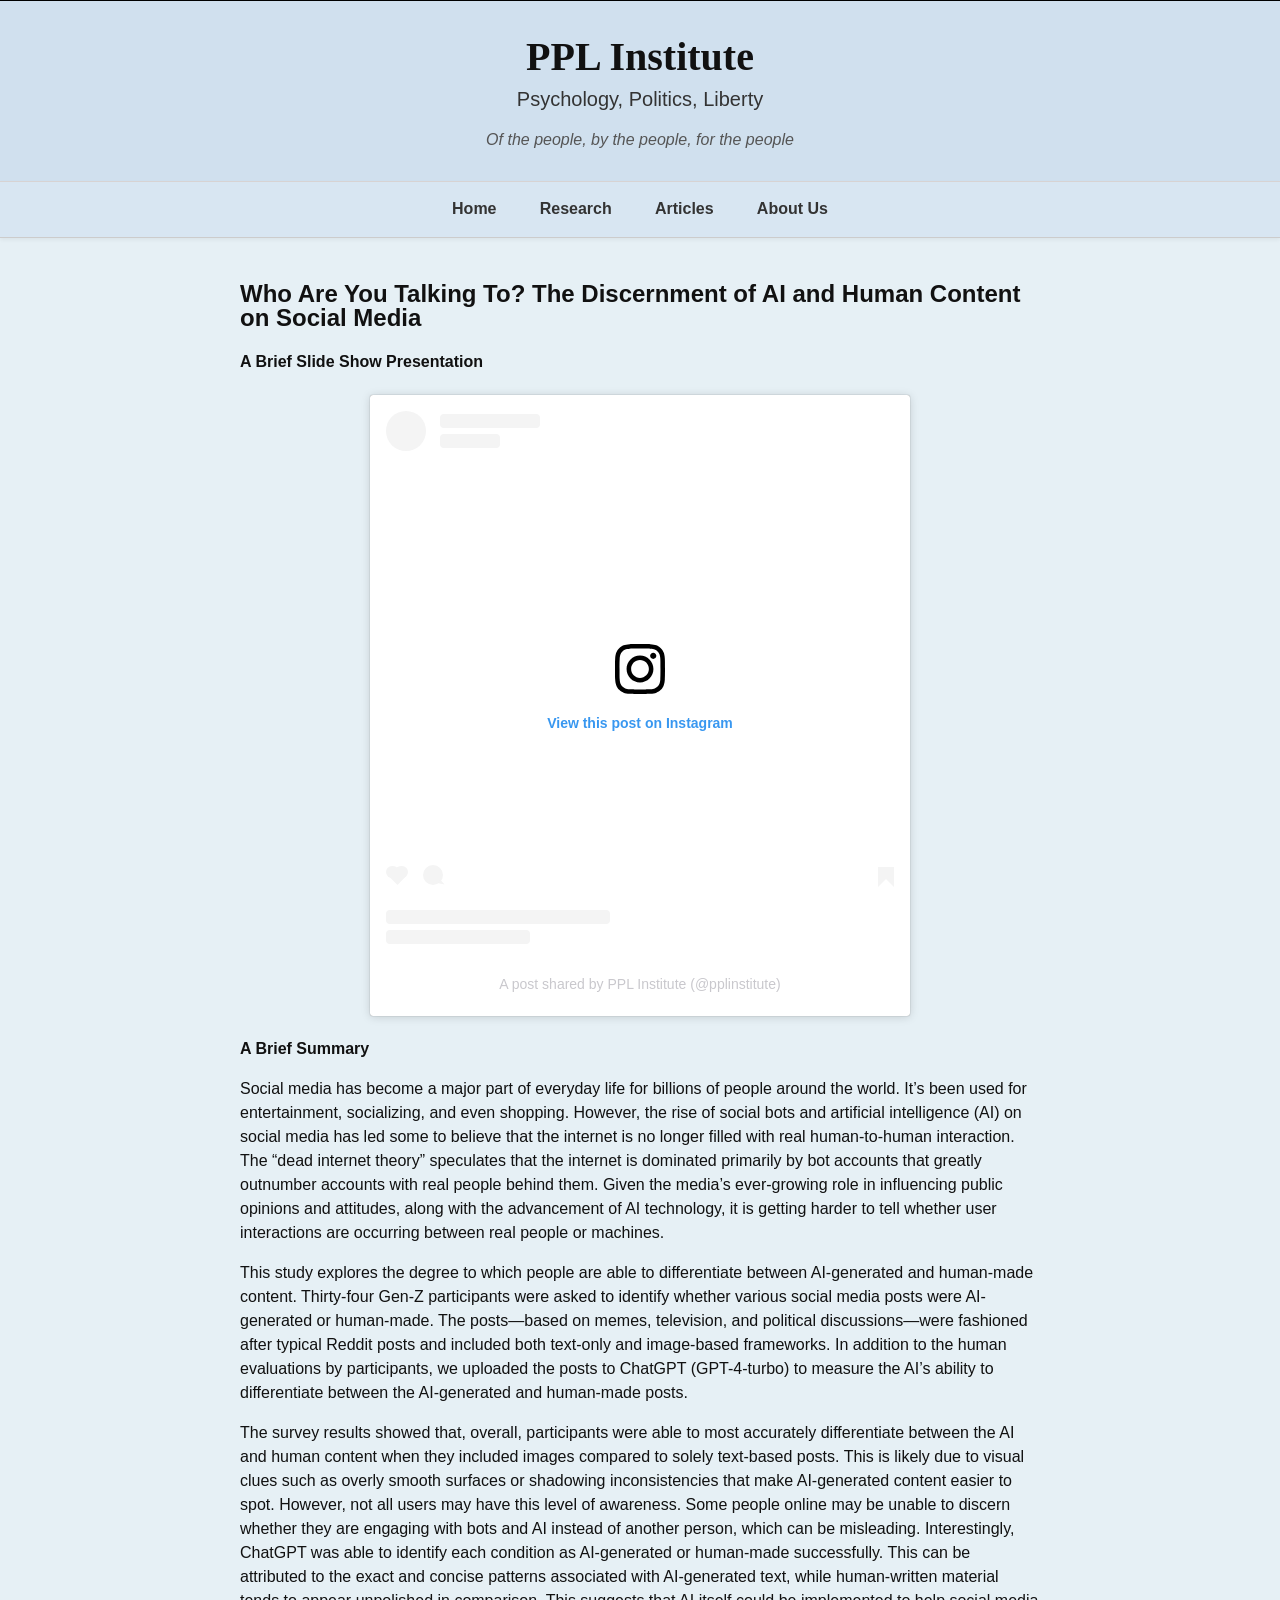
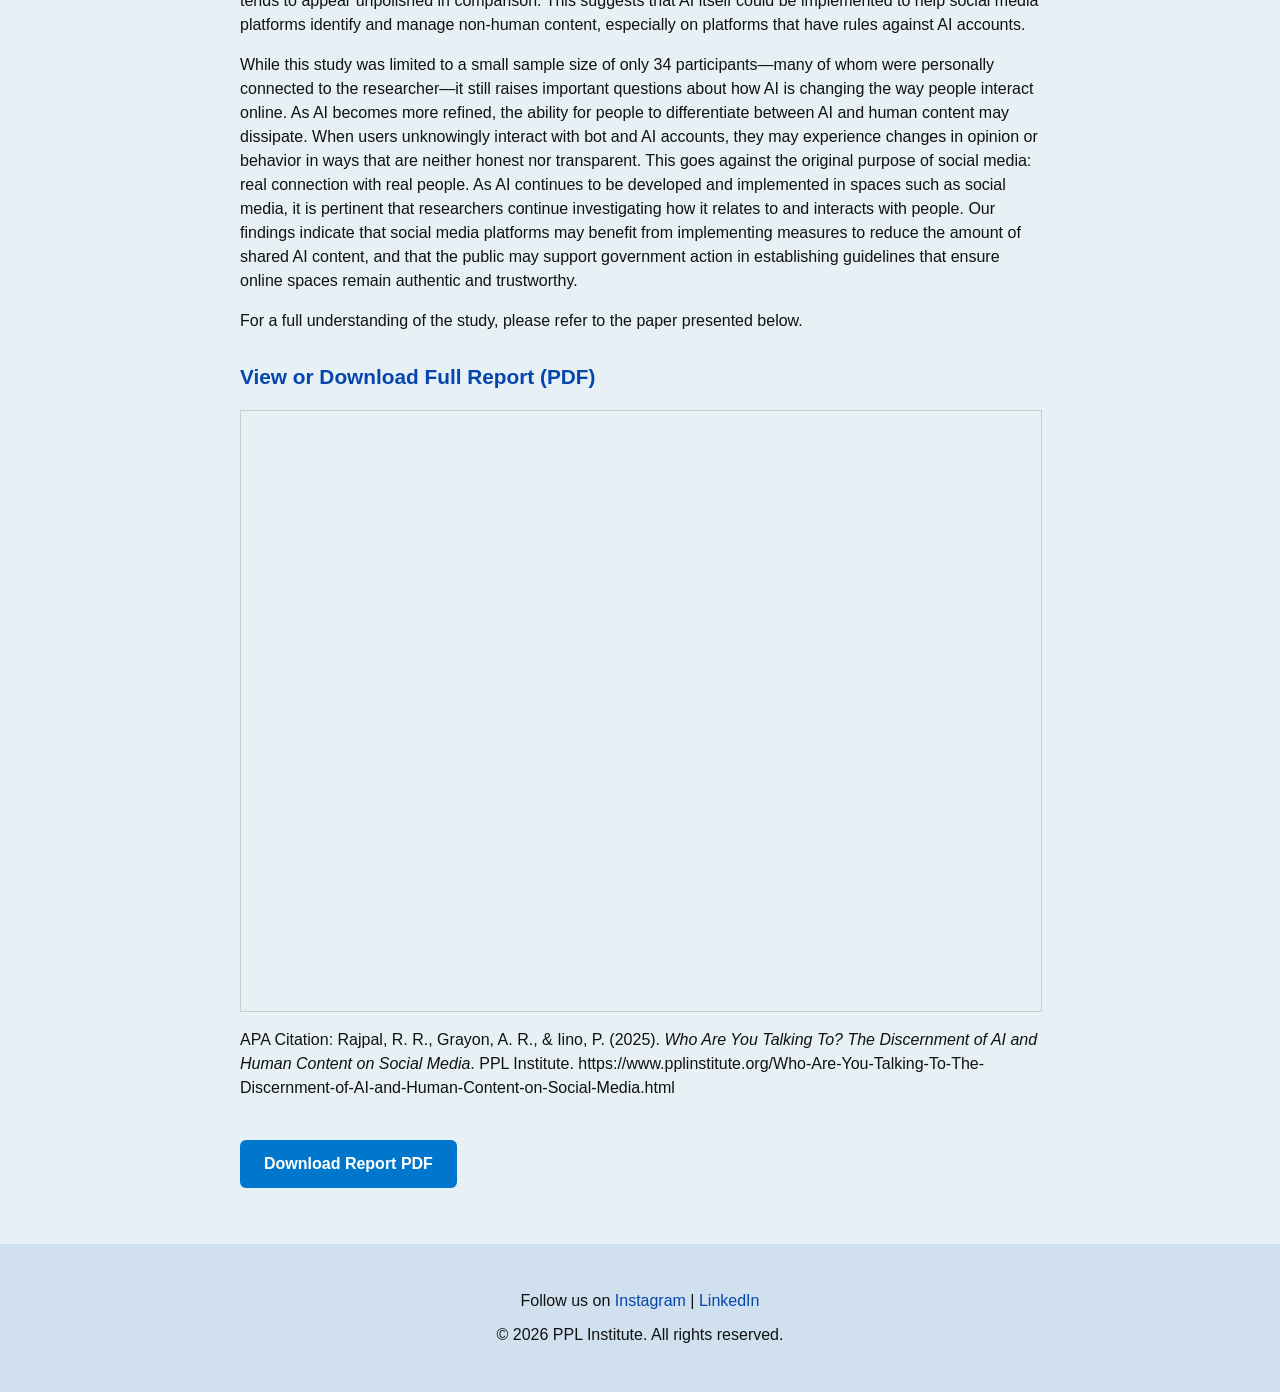
<file: Who-Are-You-Talking-To-The-Discernment-of-AI-and-Human-Content-on-Social-Media.html>
<!DOCTYPE html>
<html lang="en">
<head>
  <meta charset="UTF-8" />
  <meta name="viewport" content="width=device-width, initial-scale=1.0"/>
  <title>Social Media Posts: People vs. AI - Report</title>
  <link rel="stylesheet" href="webstyles2.css" />
</head>
<body>
  <header>
    <h1>PPL Institute</h1>
    <p class="tagline">Psychology, Politics, Liberty</p>
    <p class="motto">Of the people, by the people, for the people</p>
  </header>

  
<!-- Desktop Menu -->
<nav class="desktop-menu">
  <a href="index.html">Home</a>
  <a href="Research.html">Research</a>
  <a href="Articles.html">Articles</a>
  <a href="About.html">About Us</a>
</nav>

<!-- Mobile Menu -->
<nav class="mobile-menu">
  <div class="menu-toggle" onclick="toggleMenu()">☰ Menu</div>
  <div class="menu-links show">
    <a href="index.html">Home</a>
    <a href="Research.html">Research</a>
    <a href="Articles.html">Articles</a>
    <a href="About.html">About Us</a>
  </div>
</nav>

 <main>
    <h2 class="margin-left">Who Are You Talking To? The Discernment of AI and Human Content on Social Media</h2>
    <p><b>A Brief Slide Show Presentation</b></p>
    <div class="center-instagram">
    <blockquote class="instagram-media" data-instgrm-permalink="https://www.instagram.com/p/DNBcB8OO1hF/?utm_source=ig_embed&amp;utm_campaign=loading" data-instgrm-version="14" style=" background:#FFF; border:0; border-radius:3px; box-shadow:0 0 1px 0 rgba(0,0,0,0.5),0 1px 10px 0 rgba(0,0,0,0.15); margin: 1px; max-width:540px; min-width:326px; padding:0; width:99.375%; width:-webkit-calc(100% - 2px); width:calc(100% - 2px);"><div style="padding:16px;"> <a href="https://www.instagram.com/p/DNBcB8OO1hF/?utm_source=ig_embed&amp;utm_campaign=loading" style=" background:#FFFFFF; line-height:0; padding:0 0; text-align:center; text-decoration:none; width:100%;" target="_blank"> <div style=" display: flex; flex-direction: row; align-items: center;"> <div style="background-color: #F4F4F4; border-radius: 50%; flex-grow: 0; height: 40px; margin-right: 14px; width: 40px;"></div> <div style="display: flex; flex-direction: column; flex-grow: 1; justify-content: center;"> <div style=" background-color: #F4F4F4; border-radius: 4px; flex-grow: 0; height: 14px; margin-bottom: 6px; width: 100px;"></div> <div style=" background-color: #F4F4F4; border-radius: 4px; flex-grow: 0; height: 14px; width: 60px;"></div></div></div><div style="padding: 19% 0;"></div> <div style="display:block; height:50px; margin:0 auto 12px; width:50px;"><svg width="50px" height="50px" viewBox="0 0 60 60" version="1.1" xmlns="https://www.w3.org/2000/svg" xmlns:xlink="https://www.w3.org/1999/xlink"><g stroke="none" stroke-width="1" fill="none" fill-rule="evenodd"><g transform="translate(-511.000000, -20.000000)" fill="#000000"><g><path d="M556.869,30.41 C554.814,30.41 553.148,32.076 553.148,34.131 C553.148,36.186 554.814,37.852 556.869,37.852 C558.924,37.852 560.59,36.186 560.59,34.131 C560.59,32.076 558.924,30.41 556.869,30.41 M541,60.657 C535.114,60.657 530.342,55.887 530.342,50 C530.342,44.114 535.114,39.342 541,39.342 C546.887,39.342 551.658,44.114 551.658,50 C551.658,55.887 546.887,60.657 541,60.657 M541,33.886 C532.1,33.886 524.886,41.1 524.886,50 C524.886,58.899 532.1,66.113 541,66.113 C549.9,66.113 557.115,58.899 557.115,50 C557.115,41.1 549.9,33.886 541,33.886 M565.378,62.101 C565.244,65.022 564.756,66.606 564.346,67.663 C563.803,69.06 563.154,70.057 562.106,71.106 C561.058,72.155 560.06,72.803 558.662,73.347 C557.607,73.757 556.021,74.244 553.102,74.378 C549.944,74.521 548.997,74.552 541,74.552 C533.003,74.552 532.056,74.521 528.898,74.378 C525.979,74.244 524.393,73.757 523.338,73.347 C521.94,72.803 520.942,72.155 519.894,71.106 C518.846,70.057 518.197,69.06 517.654,67.663 C517.244,66.606 516.755,65.022 516.623,62.101 C516.479,58.943 516.448,57.996 516.448,50 C516.448,42.003 516.479,41.056 516.623,37.899 C516.755,34.978 517.244,33.391 517.654,32.338 C518.197,30.938 518.846,29.942 519.894,28.894 C520.942,27.846 521.94,27.196 523.338,26.654 C524.393,26.244 525.979,25.756 528.898,25.623 C532.057,25.479 533.004,25.448 541,25.448 C548.997,25.448 549.943,25.479 553.102,25.623 C556.021,25.756 557.607,26.244 558.662,26.654 C560.06,27.196 561.058,27.846 562.106,28.894 C563.154,29.942 563.803,30.938 564.346,32.338 C564.756,33.391 565.244,34.978 565.378,37.899 C565.522,41.056 565.552,42.003 565.552,50 C565.552,57.996 565.522,58.943 565.378,62.101 M570.82,37.631 C570.674,34.438 570.167,32.258 569.425,30.349 C568.659,28.377 567.633,26.702 565.965,25.035 C564.297,23.368 562.623,22.342 560.652,21.575 C558.743,20.834 556.562,20.326 553.369,20.18 C550.169,20.033 549.148,20 541,20 C532.853,20 531.831,20.033 528.631,20.18 C525.438,20.326 523.257,20.834 521.349,21.575 C519.376,22.342 517.703,23.368 516.035,25.035 C514.368,26.702 513.342,28.377 512.574,30.349 C511.834,32.258 511.326,34.438 511.181,37.631 C511.035,40.831 511,41.851 511,50 C511,58.147 511.035,59.17 511.181,62.369 C511.326,65.562 511.834,67.743 512.574,69.651 C513.342,71.625 514.368,73.296 516.035,74.965 C517.703,76.634 519.376,77.658 521.349,78.425 C523.257,79.167 525.438,79.673 528.631,79.82 C531.831,79.965 532.853,80.001 541,80.001 C549.148,80.001 550.169,79.965 553.369,79.82 C556.562,79.673 558.743,79.167 560.652,78.425 C562.623,77.658 564.297,76.634 565.965,74.965 C567.633,73.296 568.659,71.625 569.425,69.651 C570.167,67.743 570.674,65.562 570.82,62.369 C570.966,59.17 571,58.147 571,50 C571,41.851 570.966,40.831 570.82,37.631"></path></g></g></g></svg></div><div style="padding-top: 8px;"> <div style=" color:#3897f0; font-family:Arial,sans-serif; font-size:14px; font-style:normal; font-weight:550; line-height:18px;">View this post on Instagram</div></div><div style="padding: 12.5% 0;"></div> <div style="display: flex; flex-direction: row; margin-bottom: 14px; align-items: center;"><div> <div style="background-color: #F4F4F4; border-radius: 50%; height: 12.5px; width: 12.5px; transform: translateX(0px) translateY(7px);"></div> <div style="background-color: #F4F4F4; height: 12.5px; transform: rotate(-45deg) translateX(3px) translateY(1px); width: 12.5px; flex-grow: 0; margin-right: 14px; margin-left: 2px;"></div> <div style="background-color: #F4F4F4; border-radius: 50%; height: 12.5px; width: 12.5px; transform: translateX(9px) translateY(-18px);"></div></div><div style="margin-left: 8px;"> <div style=" background-color: #F4F4F4; border-radius: 50%; flex-grow: 0; height: 20px; width: 20px;"></div> <div style=" width: 0; height: 0; border-top: 2px solid transparent; border-left: 6px solid #f4f4f4; border-bottom: 2px solid transparent; transform: translateX(16px) translateY(-4px) rotate(30deg)"></div></div><div style="margin-left: auto;"> <div style=" width: 0px; border-top: 8px solid #F4F4F4; border-right: 8px solid transparent; transform: translateY(16px);"></div> <div style=" background-color: #F4F4F4; flex-grow: 0; height: 12px; width: 16px; transform: translateY(-4px);"></div> <div style=" width: 0; height: 0; border-top: 8px solid #F4F4F4; border-left: 8px solid transparent; transform: translateY(-4px) translateX(8px);"></div></div></div> <div style="display: flex; flex-direction: column; flex-grow: 1; justify-content: center; margin-bottom: 24px;"> <div style=" background-color: #F4F4F4; border-radius: 4px; flex-grow: 0; height: 14px; margin-bottom: 6px; width: 224px;"></div> <div style=" background-color: #F4F4F4; border-radius: 4px; flex-grow: 0; height: 14px; width: 144px;"></div></div></a><p style=" color:#c9c8cd; font-family:Arial,sans-serif; font-size:14px; line-height:17px; margin-bottom:0; margin-top:8px; overflow:hidden; padding:8px 0 7px; text-align:center; text-overflow:ellipsis; white-space:nowrap;"><a href="https://www.instagram.com/p/DNBcB8OO1hF/?utm_source=ig_embed&amp;utm_campaign=loading" style=" color:#c9c8cd; font-family:Arial,sans-serif; font-size:14px; font-style:normal; font-weight:normal; line-height:17px; text-decoration:none;" target="_blank">A post shared by PPL Institute (@pplinstitute)</a></p></div></blockquote>
    </div>
    <script async src="https://www.instagram.com/embed.js"></script>

    <section>
      <p> <b> A Brief Summary</b></p>
      <p>
        Social media has become a major part of everyday life for billions of people around the world. It’s been used for entertainment, socializing, and even shopping. However, the rise of social bots and artificial intelligence (AI) on social media has led some to believe that the internet is no longer filled with real human-to-human interaction. The “dead internet theory” speculates that the internet is dominated primarily by bot accounts that greatly outnumber accounts with real people behind them. Given the media’s ever-growing role in influencing public opinions and attitudes, along with the advancement of AI technology, it is getting harder to tell whether user interactions are occurring between real people or machines.
      </p>
      <p>
        This study explores the degree to which people are able to differentiate between AI-generated and human-made content. Thirty-four Gen-Z participants were asked to identify whether various social media posts were AI-generated or human-made. The posts—based on memes, television, and political discussions—were fashioned after typical Reddit posts and included both text-only and image-based frameworks. In addition to the human evaluations by participants, we uploaded the posts to ChatGPT (GPT-4-turbo) to measure the AI’s ability to differentiate between the AI-generated and human-made posts.
      </p>
      <p>
        The survey results showed that, overall, participants were able to most accurately differentiate between the AI and human content when they included images compared to solely text-based posts. This is likely due to visual clues such as overly smooth surfaces or shadowing inconsistencies that make AI-generated content easier to spot. However, not all users may have this level of awareness. Some people online may be unable to discern whether they are engaging with bots and AI instead of another person, which can be misleading. Interestingly, ChatGPT was able to identify each condition as AI-generated or human-made successfully. This can be attributed to the exact and concise patterns associated with AI-generated text, while human-written material tends to appear unpolished in comparison. This suggests that AI itself could be implemented to help social media platforms identify and manage non-human content, especially on platforms that have rules against AI accounts.
      </p>
      <p>
        While this study was limited to a small sample size of only 34 participants—many of whom were personally connected to the researcher—it still raises important questions about how AI is changing the way people interact online. As AI becomes more refined, the ability for people to differentiate between AI and human content may dissipate. When users unknowingly interact with bot and AI accounts, they may experience changes in opinion or behavior in ways that are neither honest nor transparent. This goes against the original purpose of social media: real connection with real people. As AI continues to be developed and implemented in spaces such as social media, it is pertinent that researchers continue investigating how it relates to and interacts with people. Our findings indicate that social media platforms may benefit from implementing measures to reduce the amount of shared AI content, and that the public may support government action in establishing guidelines that ensure online spaces remain authentic and trustworthy.
      </p>
      <p>
        For a full understanding of the study, please refer to the paper presented below.
      </p>

      <h3>View or Download Full Report (PDF)</h3>
     
      <div class="pdf-container">
        <iframe
          src="https://mozilla.github.io/pdf.js/web/viewer.html?file=https://raw.githubusercontent.com/ppl-institute/PPL-Institute/main/Rajpal_et_al._2025.pdf"
          title="Who Are You Talking To? The Discernment of AI and Human Content on Social Media"
          ></iframe>
      </div>





      <p>
        APA Citation: Rajpal, R. R., Grayon, A. R., & Iino, P. (2025). <em> Who Are You Talking To? The Discernment of AI and Human Content on Social Media</em>. PPL Institute. https://www.pplinstitute.org/Who-Are-You-Talking-To-The-Discernment-of-AI-and-Human-Content-on-Social-Media.html
      </p>

      <a class="modal-button" href="Rajpal_et_al._2025.pdf" download>Download Report PDF</a>
    </section>
  </main>

  <footer>
    <p>Follow us on  
      <a href="https://instagram.com/pplinstitute" target="_blank">Instagram</a> | 
      <a href="https://www.linkedin.com/company/pplinstitute/" target="_blank">LinkedIn</a>
    </p>
    <p>&copy; 2026 PPL Institute. All rights reserved.</p>
  </footer>
  <script>
  let lastScrollTop = 0;
  const menu = document.querySelector('.menu-links');
  const toggleBtn = document.querySelector('.menu-toggle');

  function toggleMenu() {
    menu.classList.toggle('show');
  }

  window.addEventListener('scroll', () => {
    let currentScroll = window.pageYOffset || document.documentElement.scrollTop;
    if (currentScroll > lastScrollTop && menu.classList.contains('show')) {
      // Scrolling down -> collapse menu
      menu.classList.remove('show');
    }
    lastScrollTop = currentScroll <= 0 ? 0 : currentScroll; // avoid negative scroll
  });
</script>
</body>
</html>
</file>
<file: webstyles2.css>
/* Base styles */
body {
  font-family: 'Georgia', serif;
  margin: 0;
  padding: 0;
  background: #e6f0f5; /* light grayish blue */
  color: #111;
}

/* Header section */
header {
  background-color: #d0e0ee; /* slightly darker than body */
  padding: 2rem 1rem 1rem;
  text-align: center;
  border-top: 1px solid #000;
  border-bottom: none;
  position: relative;
}

/* Main title */
h1 {
  font-size: 2.5rem;
  margin: 0;
  font-weight: bold;
  font-family: 'Georgia', serif;
}

/* Tagline */
.tagline {
  font-size: 1.25rem;
  font-weight: 500;
  color: #333;
  margin-top: 0.5rem;
  font-family: 'Arial', sans-serif;
}

/* Motto */
.motto {
  font-size: 1rem;
  color: #555;
  font-style: italic;
  margin-top: 0.25rem;
  font-family: 'Arial', sans-serif;
}

/* Subhead styling */
.subhead {
  font-size: 1rem;
  font-style: italic;
  text-transform: uppercase;
  color: #444;
  margin-top: 0.25rem;
}

/* Navigation menu */
nav {
  display: flex;
  justify-content: center;
  gap: 1.5rem;
  padding: 0.75rem 2rem;
  border-top: 1px solid #d7d3d3;
  border-bottom: 1px solid #ccc;
  flex-wrap: wrap;
  background-color: #d8e6f2;
  position: sticky;
  top: 0;
  z-index: 1000;
  box-shadow: 0 2px 4px rgba(0, 0, 0, 0.05);
}

nav a {
  text-decoration: none;
  color: #333;
  font-weight: 600;
  padding: 0.4rem 0.6rem;
  border-radius: 4px;
  transition: all 0.2s ease-in-out;
  font-family: 'Arial', sans-serif;
}

nav a:hover {
  background-color: #d0e0ee;
  color: #0645ad;
  text-decoration: none;
}

/* Main content area */
main {
  max-width: 800px;
  margin: auto;
  padding: 1.5rem;
  line-height: 1.5rem;
  font-family: 'Arial', sans-serif;
}

.centered-heading {
  text-align: center;
  margin-top: 2rem;
  margin-bottom: 1rem;
  font-size: 1.8rem;
}

/* Section lists */
ul {
  list-style-type: disc;
  padding-left: 2 rem;
}

li {
  margin-bottom: 1rem;
}

/* Notice box */
.notice-box {
  background-color: #fffacc;
  border: 1px solid #000000;
  padding: 15px 20px;
  margin: 20px auto;
  width: 80%;
  text-align: justify;
  font-size: 1rem;
  border-radius: 8px;
  box-shadow: 0 2px 4px rgba(0, 0, 0, 0.05);
}

/* Footer */
footer {
  text-align: center;
  padding: 2rem 0;
  background: #d0e0ee;
  margin-top: 2rem;
  font-family: 'Arial', sans-serif;
}

footer a {
  color: #0645ad;
  text-decoration: none;
}

footer a:hover {
  text-decoration: underline;
}

/* Email form */
form {
  text-align: center;
  margin-top: 1rem;
}

.cta-button {
  background-color: #0052cc;
  color: white;
  padding: 0.6rem 1.2rem;
  border: none;
  border-radius: 4px;
  font-weight: 600;
  cursor: pointer;
  margin-top: 0.5rem;
}

.cta-button:hover {
  background-color: #003d99;
}

form input[type="email"] {
  padding: 0.5rem;
  margin-right: 0.5rem;
  width: 60%;
  max-width: 300px;
  border: 1px solid #ccc;
  border-radius: 4px;
}

/* Responsive design */
@media (max-width: 600px) {
  nav {
    flex-direction: column;
    align-items: center;
    gap: 0.75rem;
    padding: 1rem;
  }

  input[type="email"] {
    width: 90%;
    max-width: 300px;
  }

  .cta-button {
    margin-top: 0.5rem;
    width: auto;
  }

  main {
    padding: 0 1rem;
  }

  h1 {
    font-size: 1.75rem;
  }

  .tagline {
    font-size: 1.1rem;
  }

  .motto {
    font-size: 0.95rem;
  }

  .subhead {
    font-size: 0.9rem;
  }
}

.team-member {
  display: flex;
  flex-direction: row;
  align-items: flex-start;
  margin: 2rem 0;
  gap: 1.5rem;
  border-bottom: 1px solid #ccc;
  padding-bottom: 2rem;
}

.team-photo {
  width: 150px;
  height: 150px;
  object-fit: cover;
  border-radius: 50%;
  border: 2px solid #ccc;
}

.team-info {
  max-width: 600px;
}

@media (max-width: 768px) {
  .team-member {
    flex-direction: column;
    align-items: center;
    text-align: center;
  }

  .team-info {
    max-width: 100%;
  }
}


.support-link {
  background-color: #0077cc; /* darker background */
  color: #fff !important; /* white text */
  padding: 8px 12px;
  border-radius: 6px;
  font-weight: 600;
  transition: background-color 0.3s ease;
}

.support-link:hover {
  background-color: #005fa3; /* even darker on hover */
  text-decoration: none;
}



.logo-container {
  display: flex;
  align-items: center;
  gap: 1rem;
}

.logo {
  height: 60px; /* adjust as needed */
  width: auto;
}

.header-text h1 {
  margin: 0;
  font-size: 1.8rem;
}

.subhead {
  margin: 0;
  font-size: 1rem;
  color: #666;
}


.report-article {
  cursor: pointer;
  position: relative;
  border-radius: 10px;
  overflow: hidden;
  transition: transform 0.2s ease, box-shadow 0.2s ease;
}

.report-article:hover {
  transform: translateY(-4px);
  box-shadow: 0 6px 16px rgba(0, 0, 0, 0.1);
}

.report-thumb {
  width: 100%;
  height: 180px;
  object-fit: cover;
}

.report-title,
.report-preview {
  padding: 0 1.25rem;
}

.report-title {
  font-size: 1.1rem;
  font-weight: bold;
  margin-top: 1rem;
  margin-bottom: 0.5rem;
  color: #222;
}

.report-preview {
  font-size: 0.95rem;
  color: #555;
  margin-bottom: 1.25rem;
  line-height: 1.5;
}


@media (max-width: 600px) {
  nav {
    padding: 0.5rem 1rem;
    gap: 0.5rem;
  }

  nav a {
    font-size: 0.85rem;
    padding: 0.3rem 0.4rem;
  }

  header {
    padding: 1rem 0.5rem 0.5rem;
  }

  h1 {
    font-size: 1.5rem;
  }

  .tagline, .motto, .subhead {
    font-size: 0.85rem;
  }
}

.pdf-container {
  width: 100%;
  max-width: 100%;
  height: 600px;
  overflow: hidden;
  border: 1px solid #ccc;
}

.pdf-container iframe {
  width: 100%;
  height: 100%;
  border: none;
}

@media (max-width: 600px) {
  .pdf-container {
    height: 400px;
  }
}



.center-instagram {
  display: flex;
  justify-content: center; /* Centers horizontally */
  margin: 20px 0;          /* Optional spacing above/below */
}

.instagram-media {
  max-width: 540px; /* Instagram’s recommended max width */
  width: 100%;      /* Let it shrink on smaller screens */
}







/* NEW CODE!*/


.survey-section {
  background-color: transparent;
  display: grid;
  grid-template-columns: repeat(3, 1fr);
  gap: 1.5rem;
  max-width: 1000px;
  margin: 1.5rem auto;
  padding: 1rem;
}

.survey-card {
  background: #F5F5F5;
  border-radius: 12px;
  padding: 1rem; /* slightly reduced */
  width: 240px;
  height: auto; /* allow card to grow if needed */
  box-shadow: 0 2px 6px rgba(0, 0, 0, 0.08);
  transition: transform 0.2s ease, box-shadow 0.2s ease;
  display: flex;
  flex-direction: column;
  justify-content: flex-start; /* top align content */
  align-items: flex-start;
  text-align: left;
  font-size: 0.9rem; /* smaller text */
  line-height: 1.4; /* tighter spacing */
}


.survey-card:hover {
  transform: translateY(-3px);
  box-shadow: 0 4px 12px rgba(0, 0, 0, 0.15);
}

.survey-card a {
  text-decoration: none;
  color: inherit;
  display: block;
}

.survey-card h2 {
  margin-top: 0;
  font-size: 24px;
  color: #000;
}

.survey-card p {
  margin-top: 0.5rem;
  font-size: 0.95rem;
  color: #333;
}

/* Embedded iframe donation form */
.iframe-container {
  display: flex;
  justify-content: center;
  margin: 2rem 0;
}

/* Donation section spacing */
main h3 {
  margin-top: 2rem;
  font-size: 1.3rem;
  color: #0645ad;
}


.card-snippet {
  overflow: hidden;
  text-overflow: ellipsis;
  display: -webkit-box;
  -webkit-line-clamp: 3; /* number of lines to show */
  line-clamp: 3; /* standard property for compatibility */
  -webkit-box-orient: vertical;
  max-height: 4.5em;
  line-height: 1.5em;
}

/* Modal background */
.modal {
  display: none; /* Hidden by default */
  position: fixed;
  z-index: 1000;
  left: 0; top: 0;
  width: 100vw; height: 100vh;
  background-color: rgba(0, 0, 0, 0.5);
  justify-content: center;
  align-items: center;
}

/* Modal content */
.modal-content {
  background: white;
  padding: 2rem;
  border-radius: 12px;
  width: 90%;
  max-width: 500px;
  box-shadow: 0 10px 25px rgba(0, 0, 0, 0.2);
  text-align: center;
  position: relative;
}

/* Close button */
.close-btn {
  position: absolute;
  top: 12px;
  right: 16px;
  font-size: 2rem;
  cursor: pointer;
}

/* Modal CTA button */
.modal-button {
  display: inline-block;
  margin-top: 1.5rem;
  padding: 0.75rem 1.5rem;
  background-color: #0077cc;
  color: white;
  text-decoration: none;
  border-radius: 6px;
  font-weight: bold;
  transition: background-color 0.3s ease;
}

.modal-button:hover {
  background-color: #005fa3;
}


.survey-card-2 {
  background: #d5ffdd;
  border-radius: 12px;
  padding: 1rem; /* slightly reduced */
  width: 240px;
  height: auto; /* allow card to grow if needed */
  box-shadow: 0 2px 6px rgba(0, 0, 0, 0.08);
  transition: transform 0.2s ease, box-shadow 0.2s ease;
  display: flex;
  flex-direction: column;
  justify-content: flex-start; /* top align content */
  align-items: flex-start;
  text-align: left;
  font-size: 0.9rem; /* smaller text */
  line-height: 1.4; /* tighter spacing */
}


.survey-card-2:hover {
  transform: translateY(-3px);
  box-shadow: 0 4px 12px rgba(0, 0, 0, 0.15);
}

.survey-card-2 a {
  text-decoration: none;
  color: inherit;
  display: block;
}

.survey-card-2 h2 {
  margin-top: 0;
  font-size: 24px;
  color: #000;
}

.survey-card-2 p {
  margin-top: 0.5rem;
  font-size: 0.95rem;
  color: #333;
}


.card-snippet-2 {
  overflow: hidden;
  text-overflow: ellipsis;
  display: -webkit-box;
  -webkit-line-clamp: 3; /* number of lines to show */
  line-clamp: 3; /* standard property for compatibility */
  -webkit-box-orient: vertical;
  max-height: 4.5em;
  line-height: 1.5em;
}

/* Modal background */
.modal-2 {
  display: none; /* Hidden by default */
  position: fixed;
  z-index: 1000;
  left: 0; top: 0;
  width: 100vw; height: 100vh;
  background-color: rgba(0, 0, 0, 0.5);
  justify-content: center;
  align-items: center;
}

/* Modal content */
.modal-content-2 {
  background: #d5ffdd;
  padding: 2rem;
  border-radius: 12px;
  width: 90%;
  max-width: 500px;
  box-shadow: 0 10px 25px rgba(0, 0, 0, 0.2);
  text-align: center;
  position: relative;
}




.survey-card-3 {
  background: #fffeb3;
  border-radius: 12px;
  padding: 1rem; /* slightly reduced */
  width: 240px;
  height: auto; /* allow card to grow if needed */
  box-shadow: 0 2px 6px rgba(0, 0, 0, 0.08);
  transition: transform 0.2s ease, box-shadow 0.2s ease;
  display: flex;
  flex-direction: column;
  justify-content: flex-start; /* top align content */
  align-items: flex-start;
  text-align: left;
  font-size: 0.9rem; /* smaller text */
  line-height: 1.4; /* tighter spacing */
}


.survey-card-3:hover {
  transform: translateY(-3px);
  box-shadow: 0 4px 12px rgba(0, 0, 0, 0.15);
}

.survey-card-3 a {
  text-decoration: none;
  color: inherit;
  display: block;
}

.survey-card-3 h2 {
  margin-top: 0;
  font-size: 24px;
  color: #000;
}

.survey-card-3 p {
  margin-top: 0.5rem;
  font-size: 0.95rem;
  color: #333;
}


.card-snippet-3 {
  overflow: hidden;
  text-overflow: ellipsis;
  display: -webkit-box;
  -webkit-line-clamp: 3; /* number of lines to show */
  line-clamp: 3; /* standard property for compatibility */
  -webkit-box-orient: vertical;
  max-height: 4.5em;
  line-height: 1.5em;
}

/* Modal background */
.modal-3 {
  display: none; /* Hidden by default */
  position: fixed;
  z-index: 1000;
  left: 0; top: 0;
  width: 100vw; height: 100vh;
  background-color: rgba(0, 0, 0, 0.5);
  justify-content: center;
  align-items: center;
}

/* Modal content */
.modal-content-3 {
  background: #fffeb3;
  padding: 2rem;
  border-radius: 12px;
  width: 90%;
  max-width: 500px;
  box-shadow: 0 10px 25px rgba(0, 0, 0, 0.2);
  text-align: center;
  position: relative;
}






.survey-card-4 {
  background: #c0e6fe;
  border-radius: 12px;
  padding: 1rem; /* slightly reduced */
  width: 240px;
  height: auto; /* allow card to grow if needed */
  box-shadow: 0 2px 6px rgba(0, 0, 0, 0.08);
  transition: transform 0.2s ease, box-shadow 0.2s ease;
  display: flex;
  flex-direction: column;
  justify-content: flex-start; /* top align content */
  align-items: flex-start;
  text-align: left;
  font-size: 0.9rem; /* smaller text */
  line-height: 1.4; /* tighter spacing */
}


.survey-card-4:hover {
  transform: translateY(-3px);
  box-shadow: 0 4px 12px rgba(0, 0, 0, 0.15);
}

.survey-card-4 a {
  text-decoration: none;
  color: inherit;
  display: block;
}

.survey-card-4 h2 {
  margin-top: 0;
  font-size: 24px;
  color: #000;
}

.survey-card-4 p {
  margin-top: 0.5rem;
  font-size: 0.95rem;
  color: #333;
}


.card-snippet-4 {
  overflow: hidden;
  text-overflow: ellipsis;
  display: -webkit-box;
  -webkit-line-clamp: 3; /* number of lines to show */
  line-clamp: 3; /* standard property for compatibility */
  -webkit-box-orient: vertical;
  max-height: 4.5em;
  line-height: 1.5em;
}

/* Modal background */
.modal-4 {
  display: none; /* Hidden by default */
  position: fixed;
  z-index: 1000;
  left: 0; top: 0;
  width: 100vw; height: 100vh;
  background-color: rgba(0, 0, 0, 0.5);
  justify-content: center;
  align-items: center;
}

/* Modal content */
.modal-content-4 {
  background: #c0e6fe;
  padding: 2rem;
  border-radius: 12px;
  width: 90%;
  max-width: 500px;
  box-shadow: 0 10px 25px rgba(0, 0, 0, 0.2);
  text-align: center;
  position: relative;
}












.survey-card-5 {
  background: #c0fec1;
  border-radius: 12px;
  padding: 1rem; /* slightly reduced */
  width: 240px;
  height: auto; /* allow card to grow if needed */
  box-shadow: 0 2px 6px rgba(0, 0, 0, 0.08);
  transition: transform 0.2s ease, box-shadow 0.2s ease;
  display: flex;
  flex-direction: column;
  justify-content: flex-start; /* top align content */
  align-items: flex-start;
  text-align: left;
  font-size: 0.9rem; /* smaller text */
  line-height: 1.4; /* tighter spacing */
}


.survey-card-5:hover {
  transform: translateY(-3px);
  box-shadow: 0 4px 12px rgba(0, 0, 0, 0.15);
}

.survey-card-5 a {
  text-decoration: none;
  color: inherit;
  display: block;
}

.survey-card-5 h2 {
  margin-top: 0;
  font-size: 24px;
  color: #000;
}

.survey-card-5 p {
  margin-top: 0.5rem;
  font-size: 0.95rem;
  color: #333;
}


.card-snippet-5 {
  overflow: hidden;
  text-overflow: ellipsis;
  display: -webkit-box;
  -webkit-line-clamp: 3; /* number of lines to show */
  line-clamp: 3; /* standard property for compatibility */
  -webkit-box-orient: vertical;
  max-height: 4.5em;
  line-height: 1.5em;
}

/* Modal background */
.modal-5 {
  display: none; /* Hidden by default */
  position: fixed;
  z-index: 1000;
  left: 0; top: 0;
  width: 100vw; height: 100vh;
  background-color: rgba(0, 0, 0, 0.5);
  justify-content: center;
  align-items: center;
}

/* Modal content */
.modal-content-5 {
  background: #c0fec1;
  padding: 2rem;
  border-radius: 12px;
  width: 90%;
  max-width: 500px;
  box-shadow: 0 10px 25px rgba(0, 0, 0, 0.2);
  text-align: center;
  position: relative;
}



@media (max-width: 768px) {
  .survey-section {
    grid-template-columns: 1fr;
  }
}

@media (max-width: 900px) {
  .survey-section {
    grid-template-columns: repeat(2, 1fr);
  }
}

@media (max-width: 600px) {
  .survey-section {
    grid-template-columns: 1fr;
  }
}



/* Show desktop menu only on larger screens */
.desktop-menu {
  display: flex;
  justify-content: center;
  gap: 1.5rem;
  padding: 0.75rem 2rem;
  border-top: 1px solid #d7d3d3;
  border-bottom: 1px solid #ccc;
  background-color: #d8e6f2;
  position: sticky;
  top: 0;
  z-index: 1000;
  box-shadow: 0 2px 4px rgba(0, 0, 0, 0.05);
}

/* Hide mobile menu by default */
.mobile-menu {
  display: none;
}

/* When screen is 600px or less, hide desktop menu and show mobile menu */
@media (max-width: 600px) {
  .desktop-menu {
    display: none;
  }

  .mobile-menu {
    display: block;
    position: sticky;
    top: 0;
    z-index: 1000;
    background-color: #d8e6f2;
    padding: 0.5rem 1rem;
    box-shadow: 0 2px 4px rgba(0,0,0,0.05);
  }

  .menu-toggle {
    font-size: 1rem;
    font-weight: bold;
    cursor: pointer;
    background-color: #0077cc;
    color: white;
    padding: 0.5rem 1rem;
    border-radius: 6px;
    display: flex;
    justify-content: center;
    align-items: center;
  }

  .menu-links {
    display: none;
    flex-direction: column;
    margin-top: 0.5rem;
    transition: max-height 0.3s ease;
  }

  .menu-links.show {
    display: flex;
  }

  .menu-links a {
    padding: 0.5rem 0;
    font-size: 0.95rem;
    text-align: center;
  }
}

}



.report-article p.photo-credit {
  font-size: 0.65rem;   /* smaller text */
  color: #555;          /* dark grey */
  opacity: 0.25;         /* faded */
  margin-top: 8px;      /* optional spacing */
}

.report-article p.photo-credit a {
  color: inherit;       /* inherit faded grey from parent */
  text-decoration: none; /* optional: remove underline */
}

.report-article photo-credit a:hover {
  opacity: 0.5;         /* slightly more visible on hover */
  text-decoration: underline; /* optional hover effect */
}
</file>
